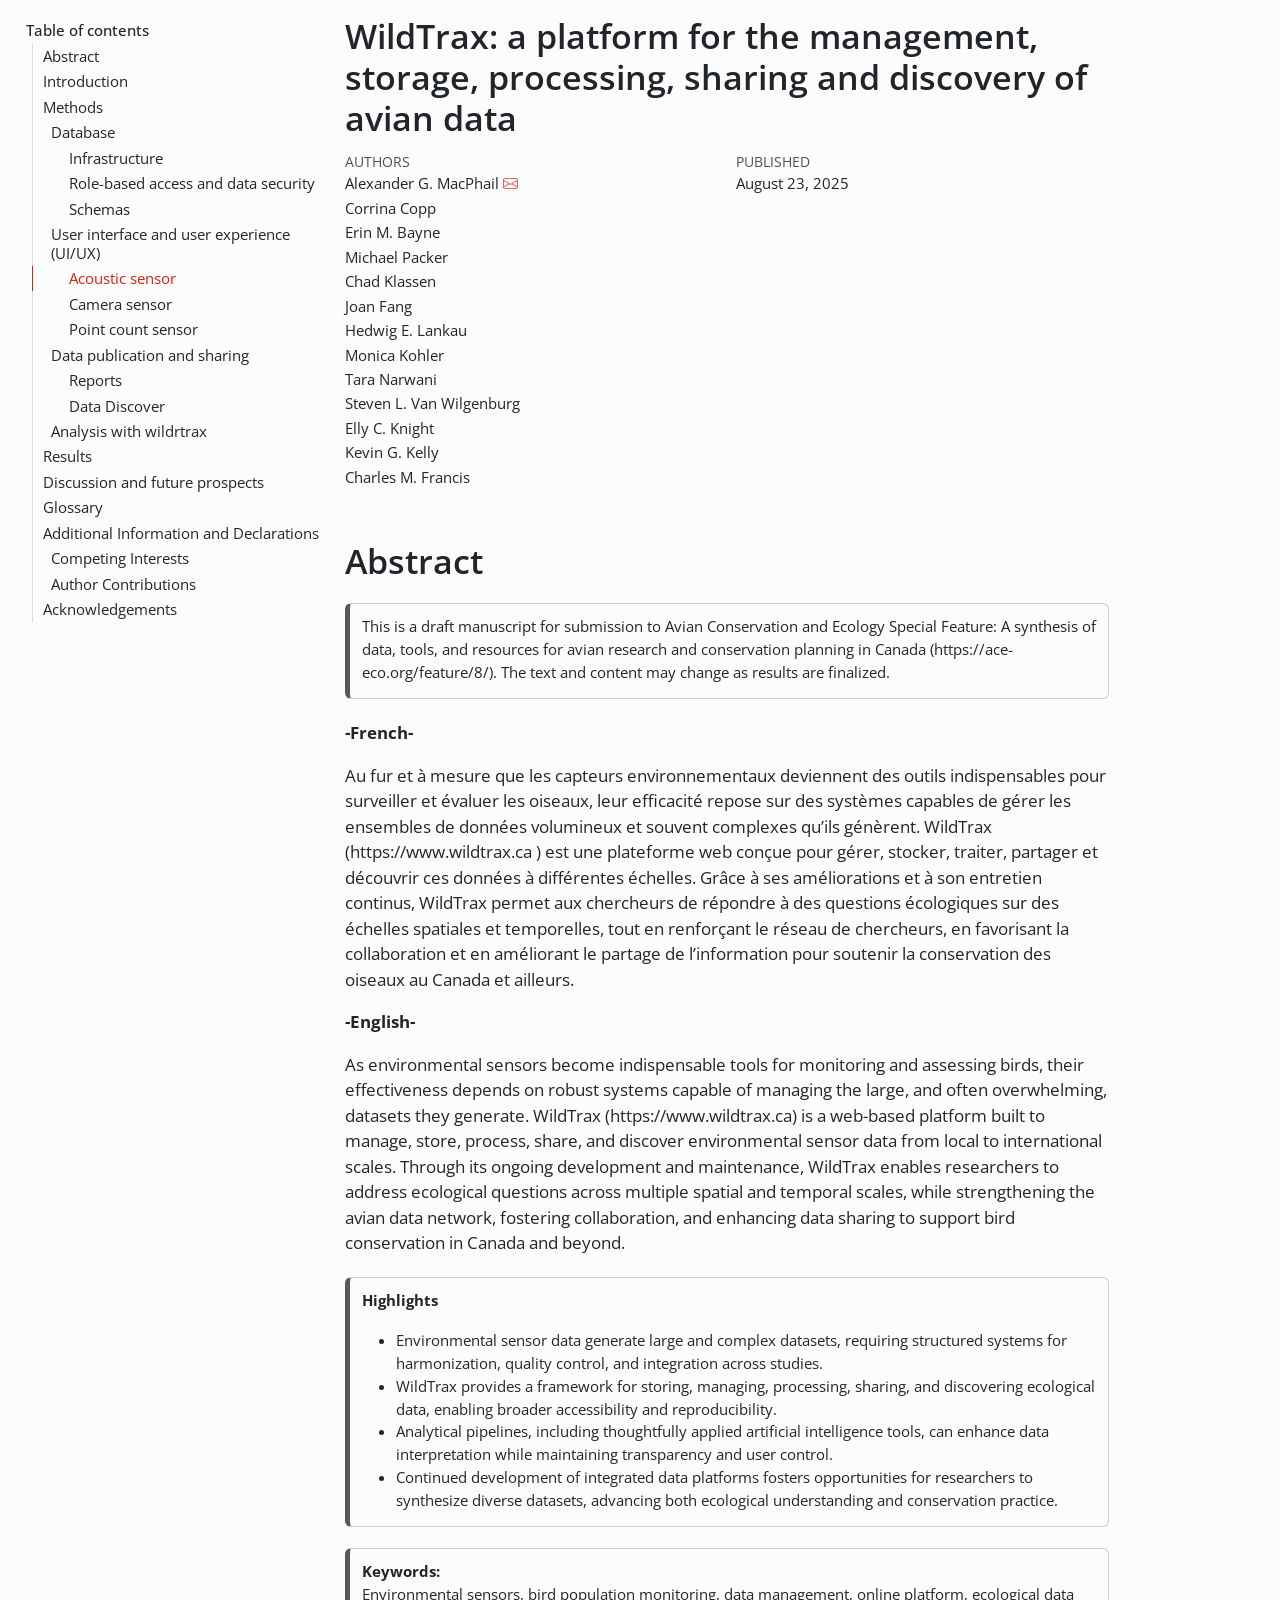
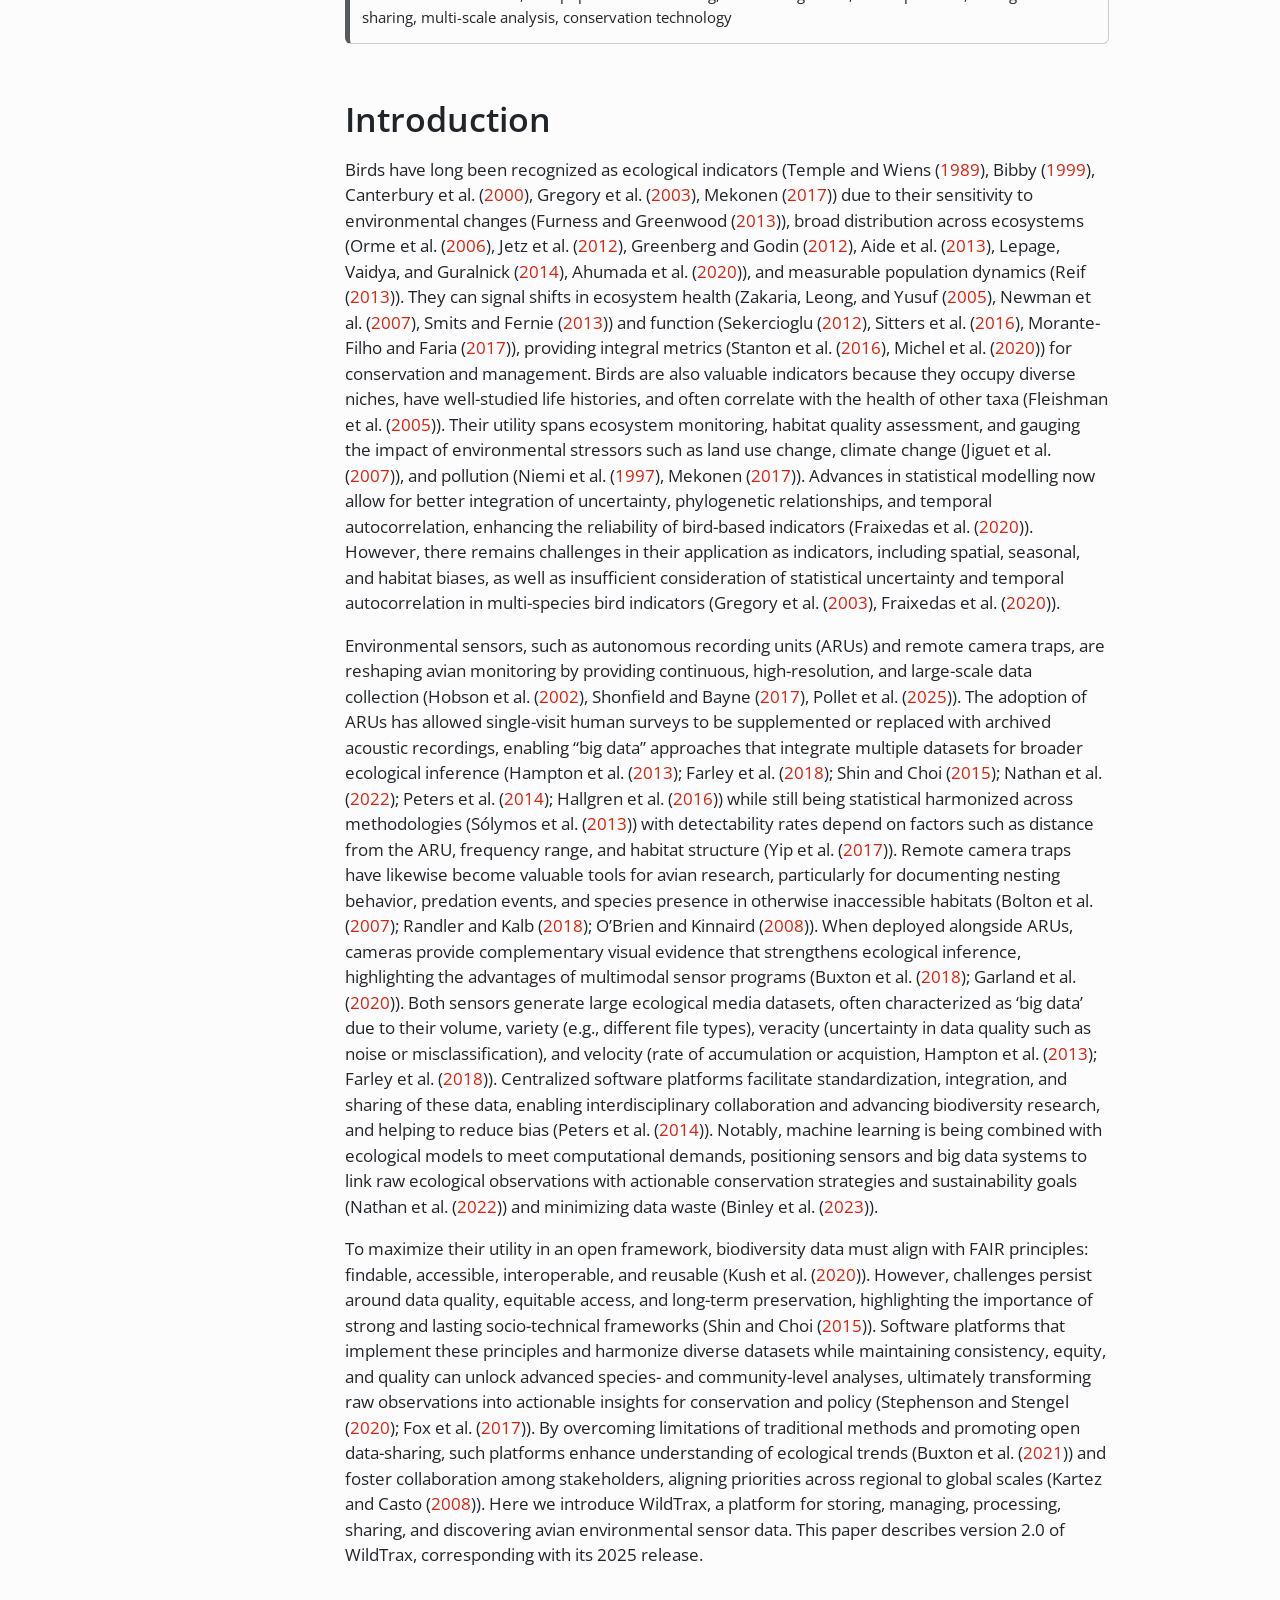
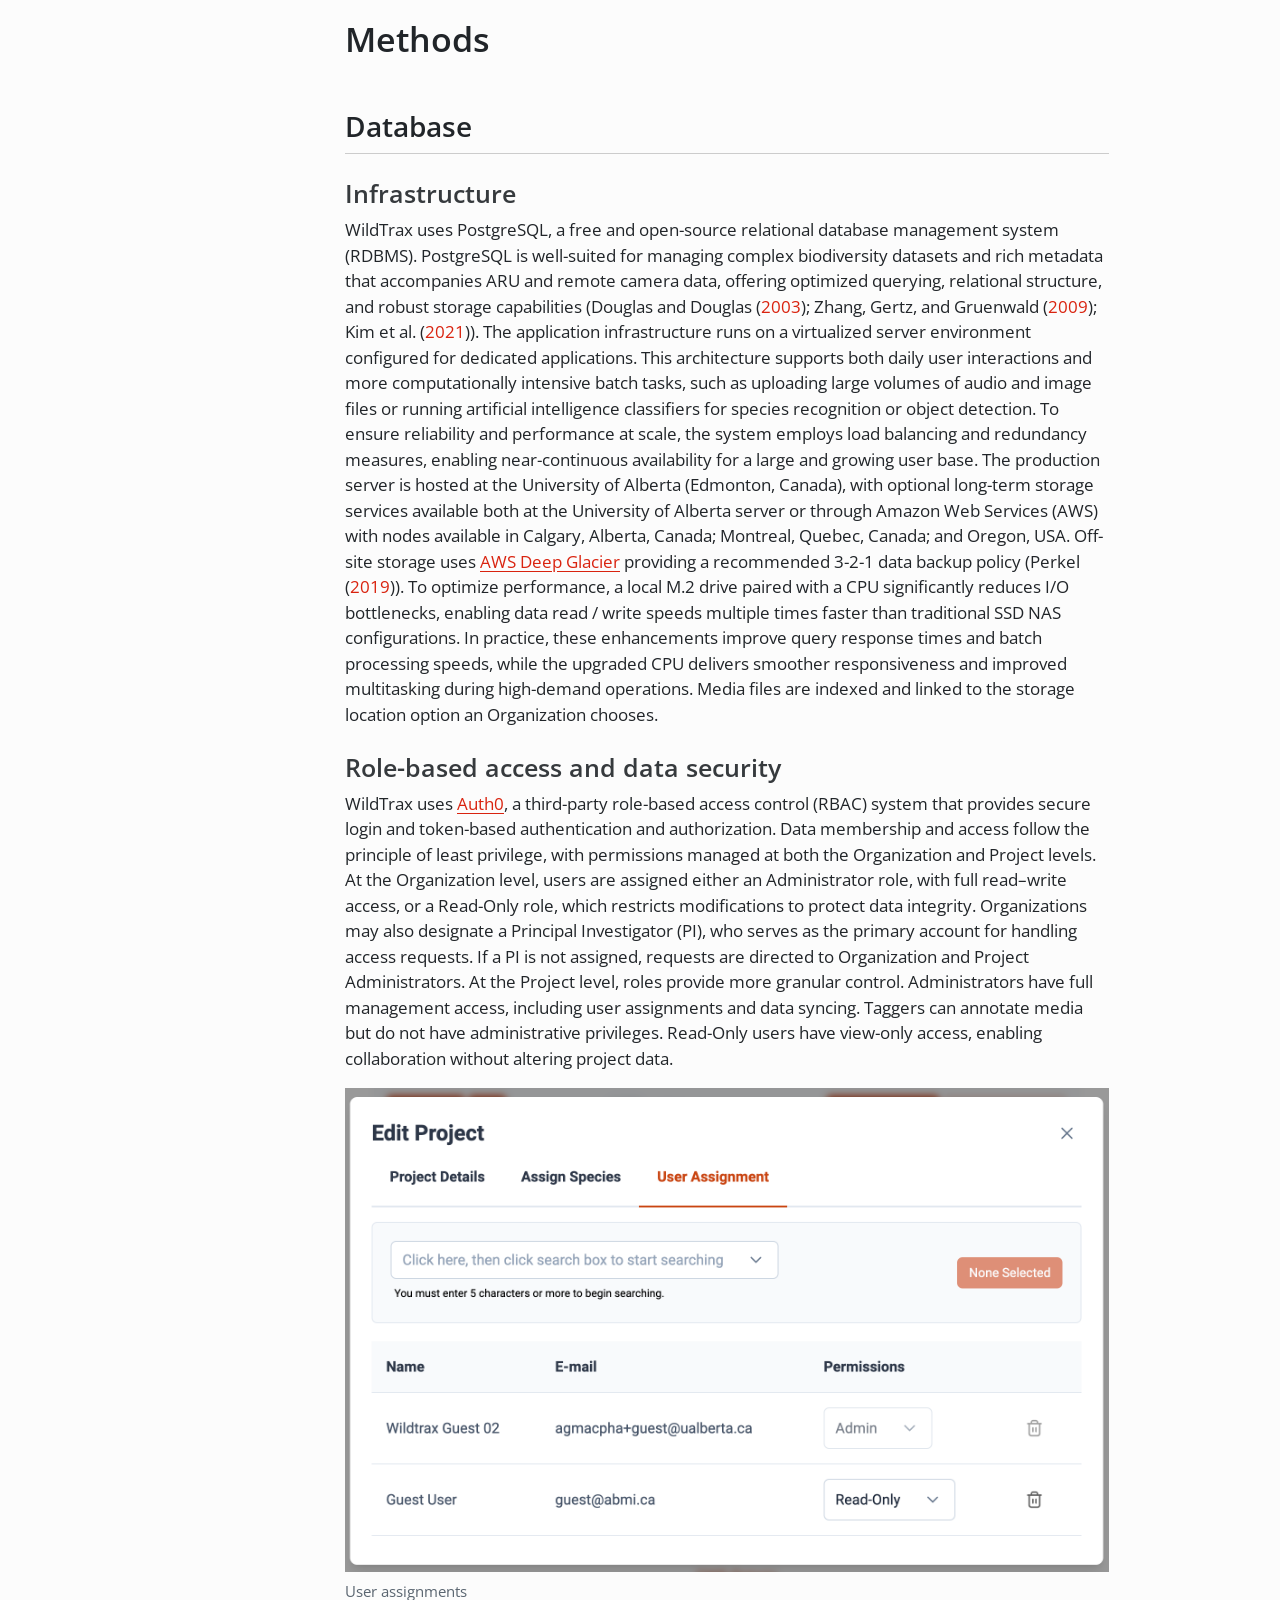
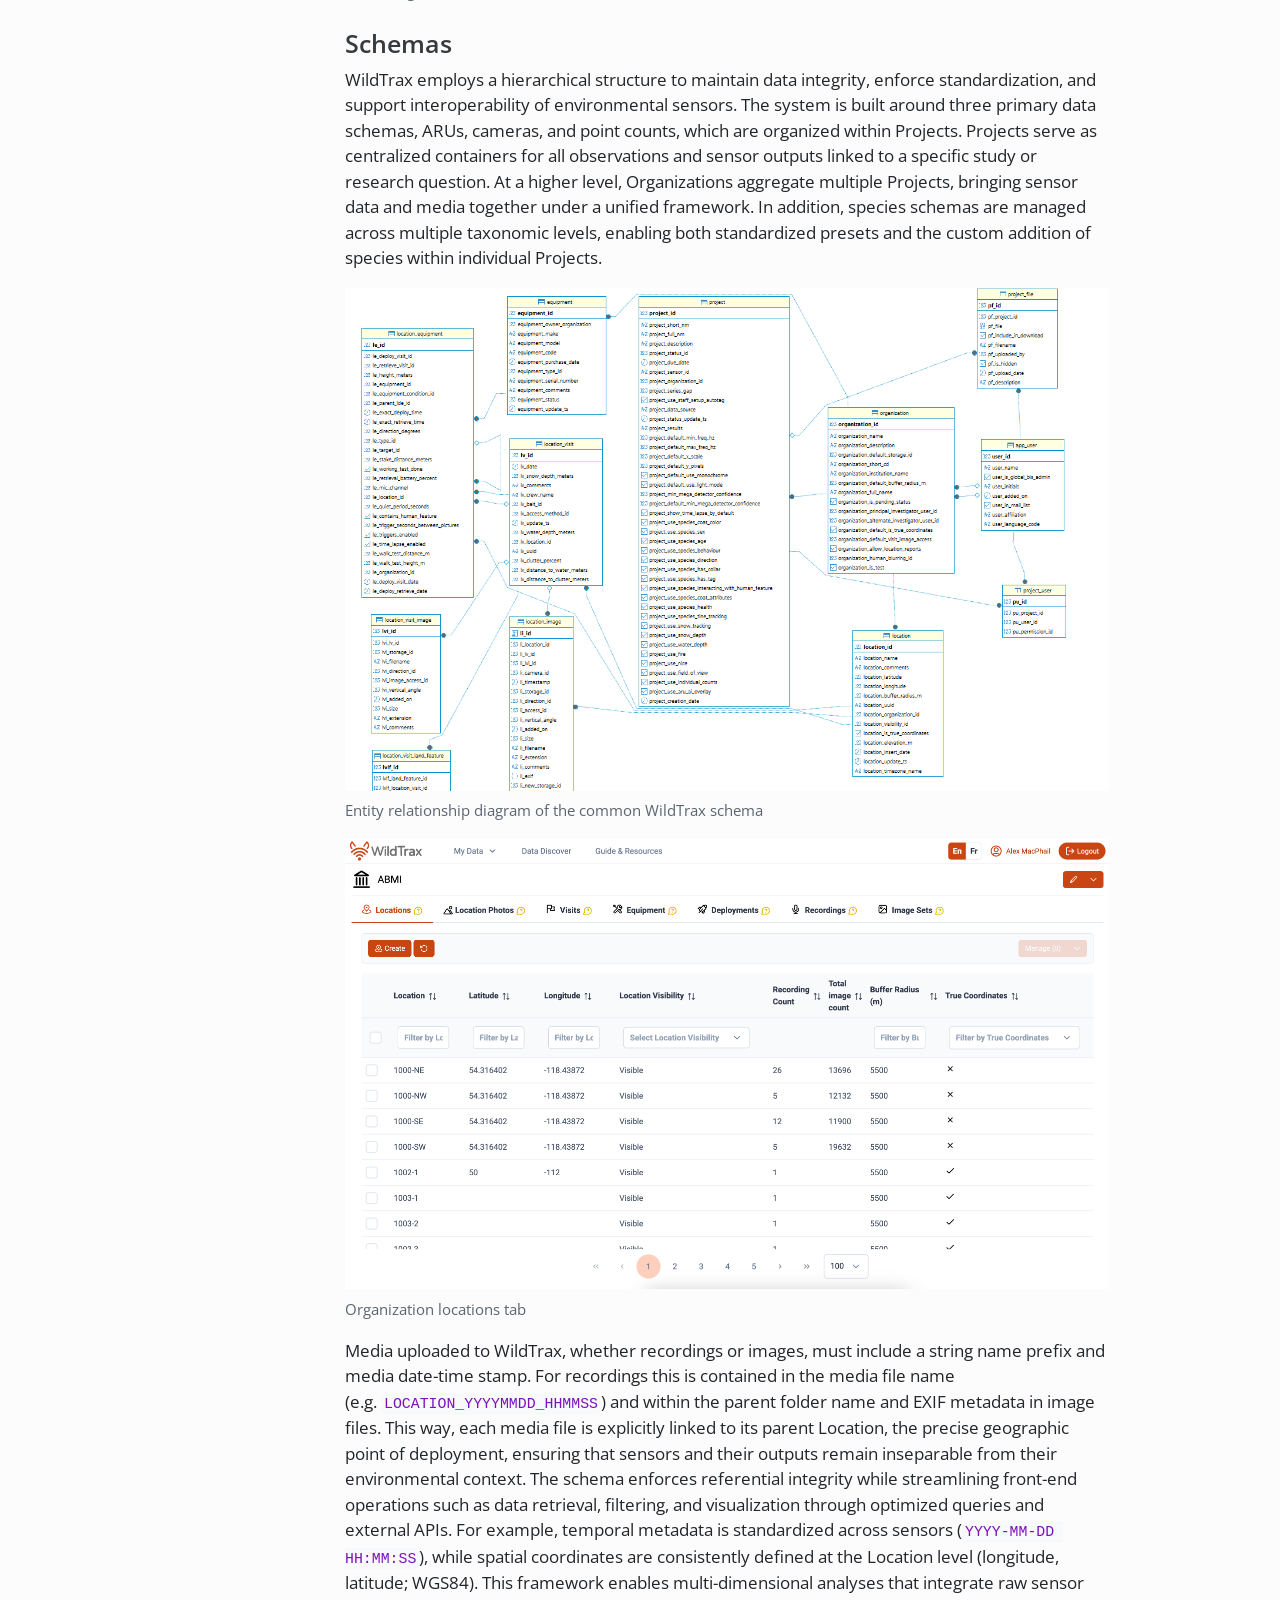
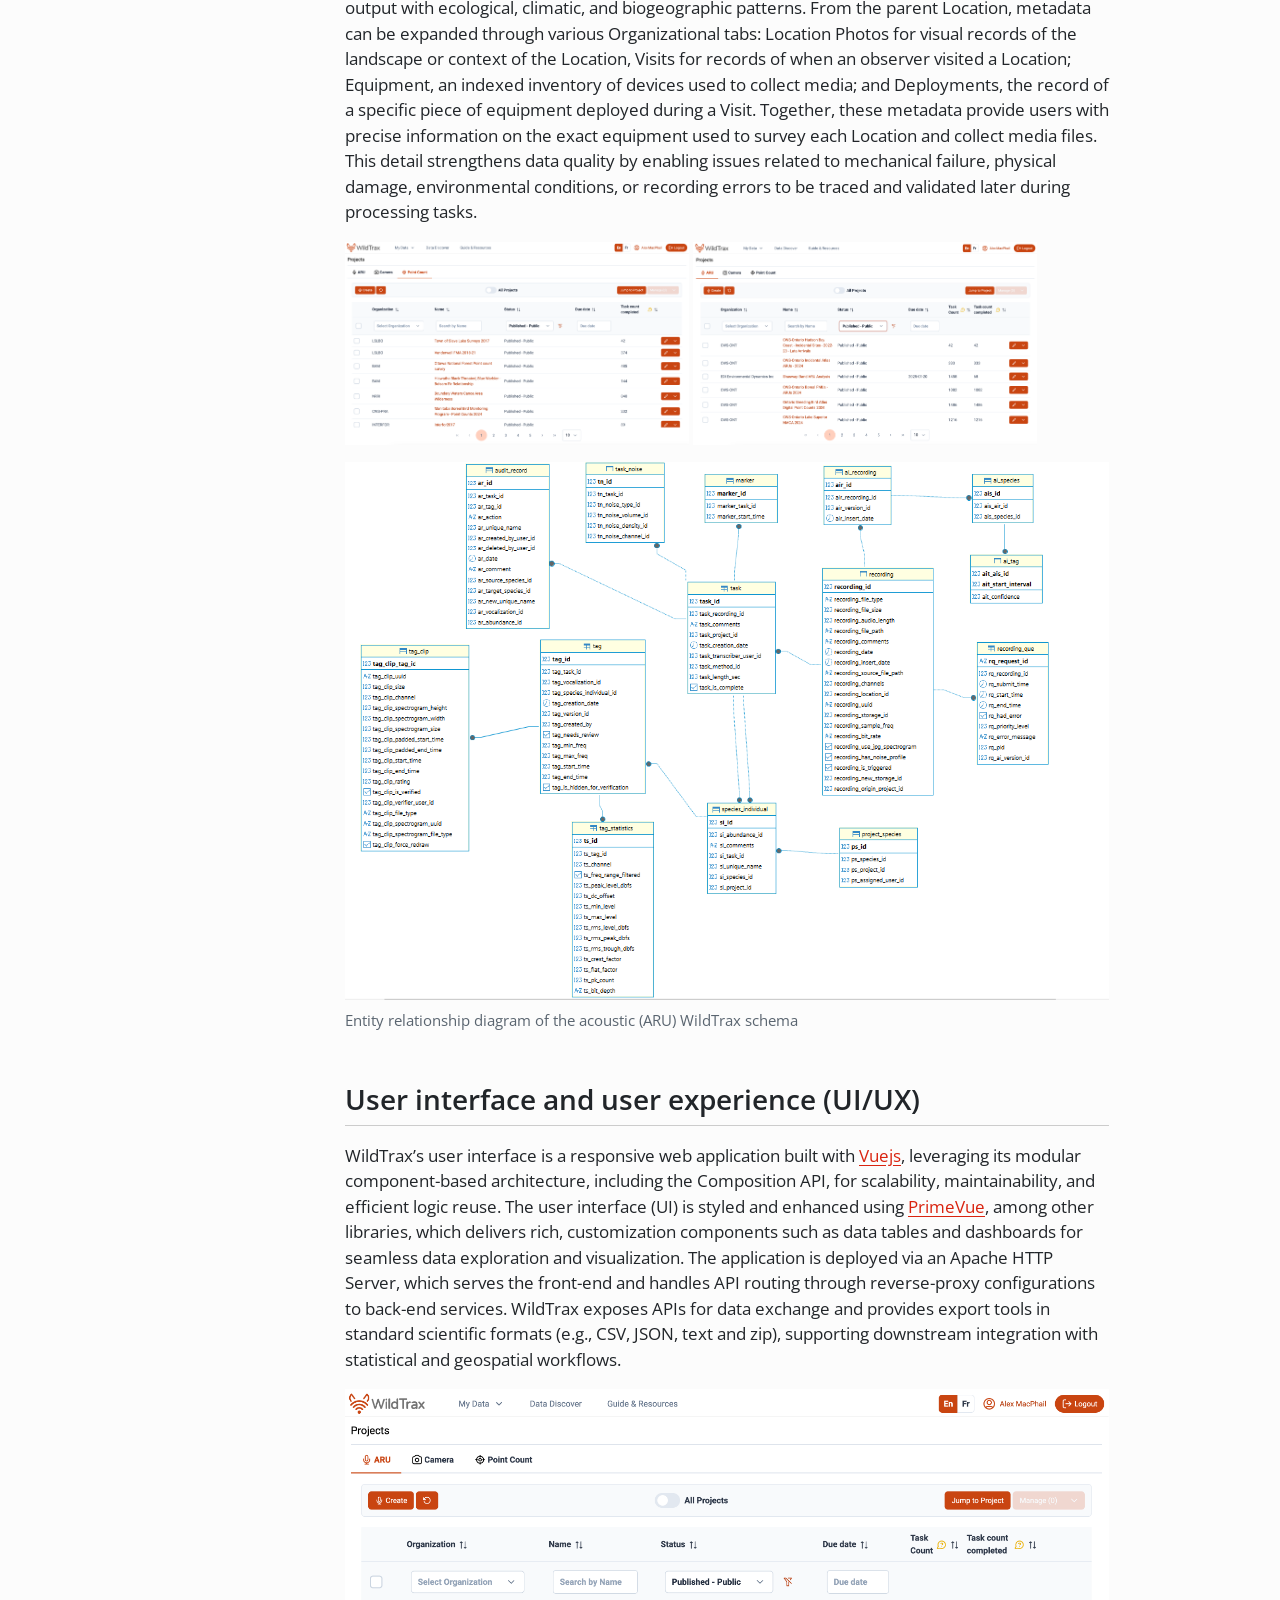
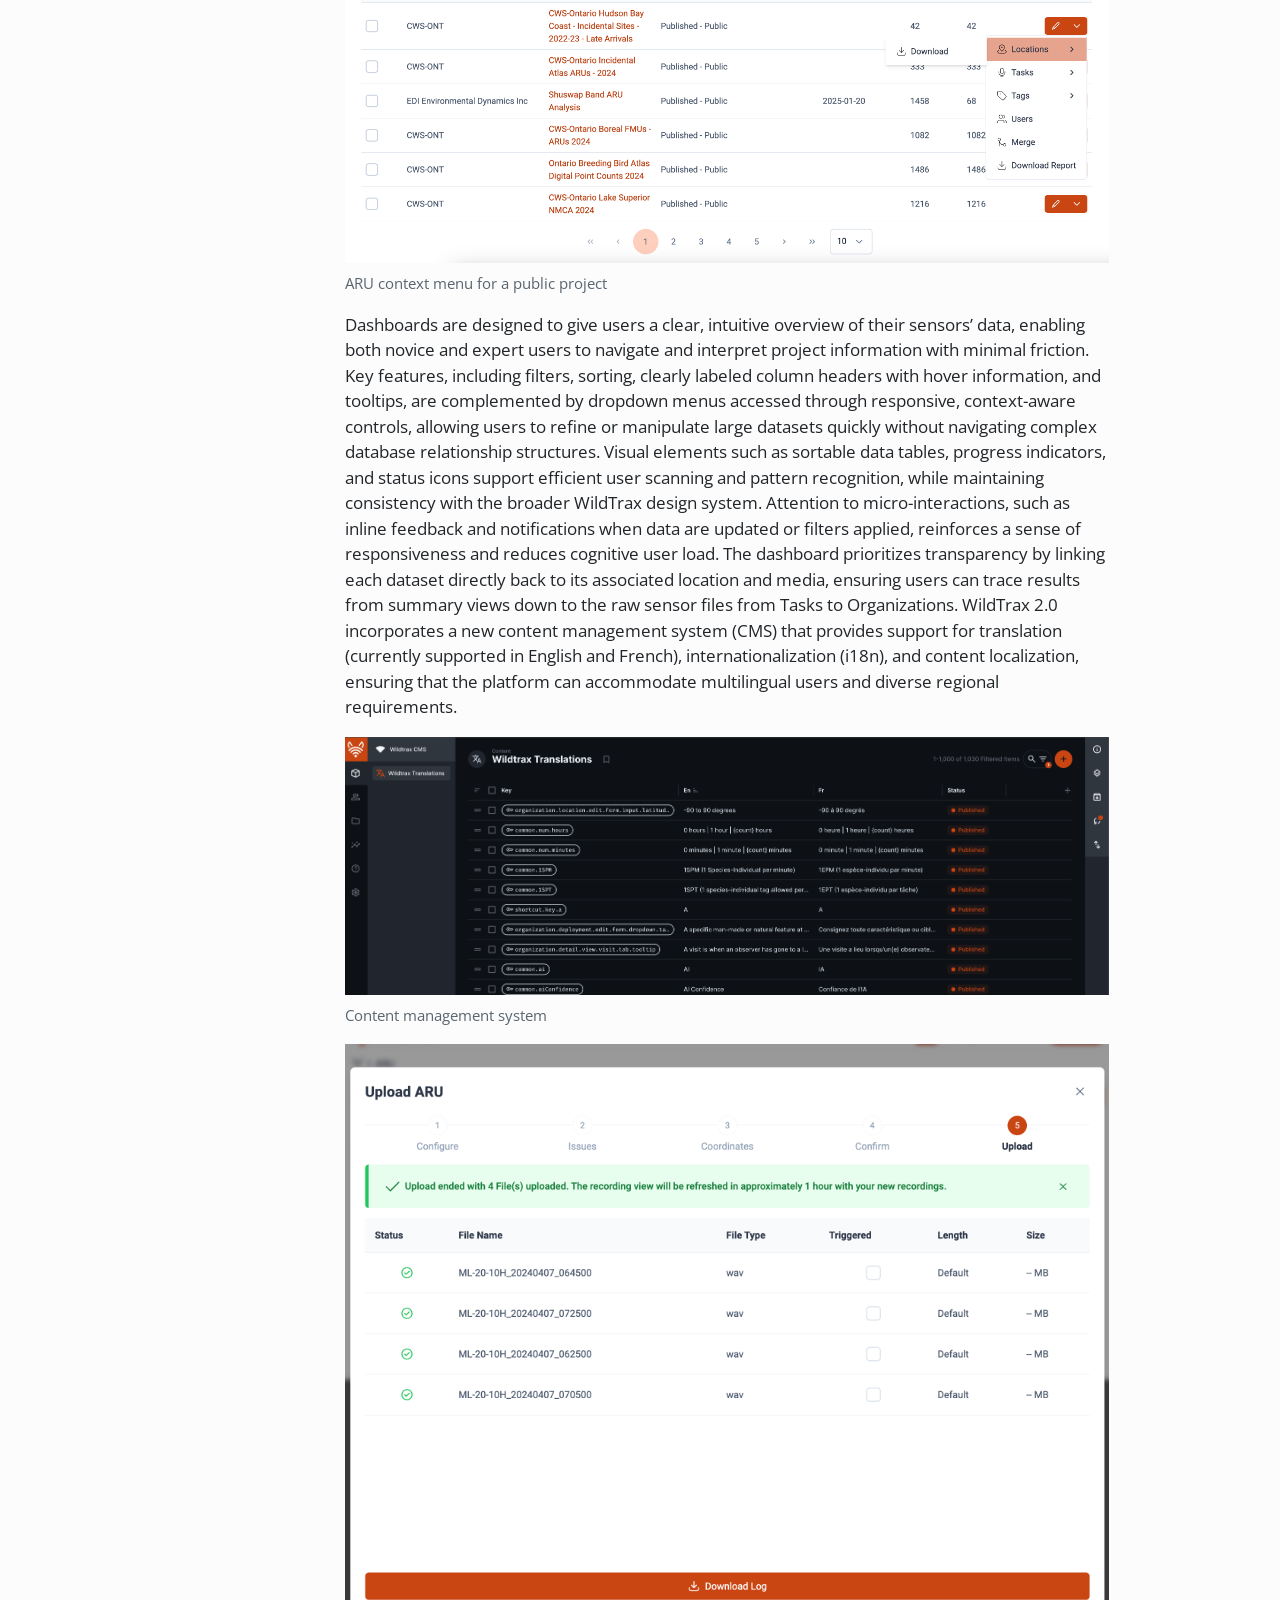
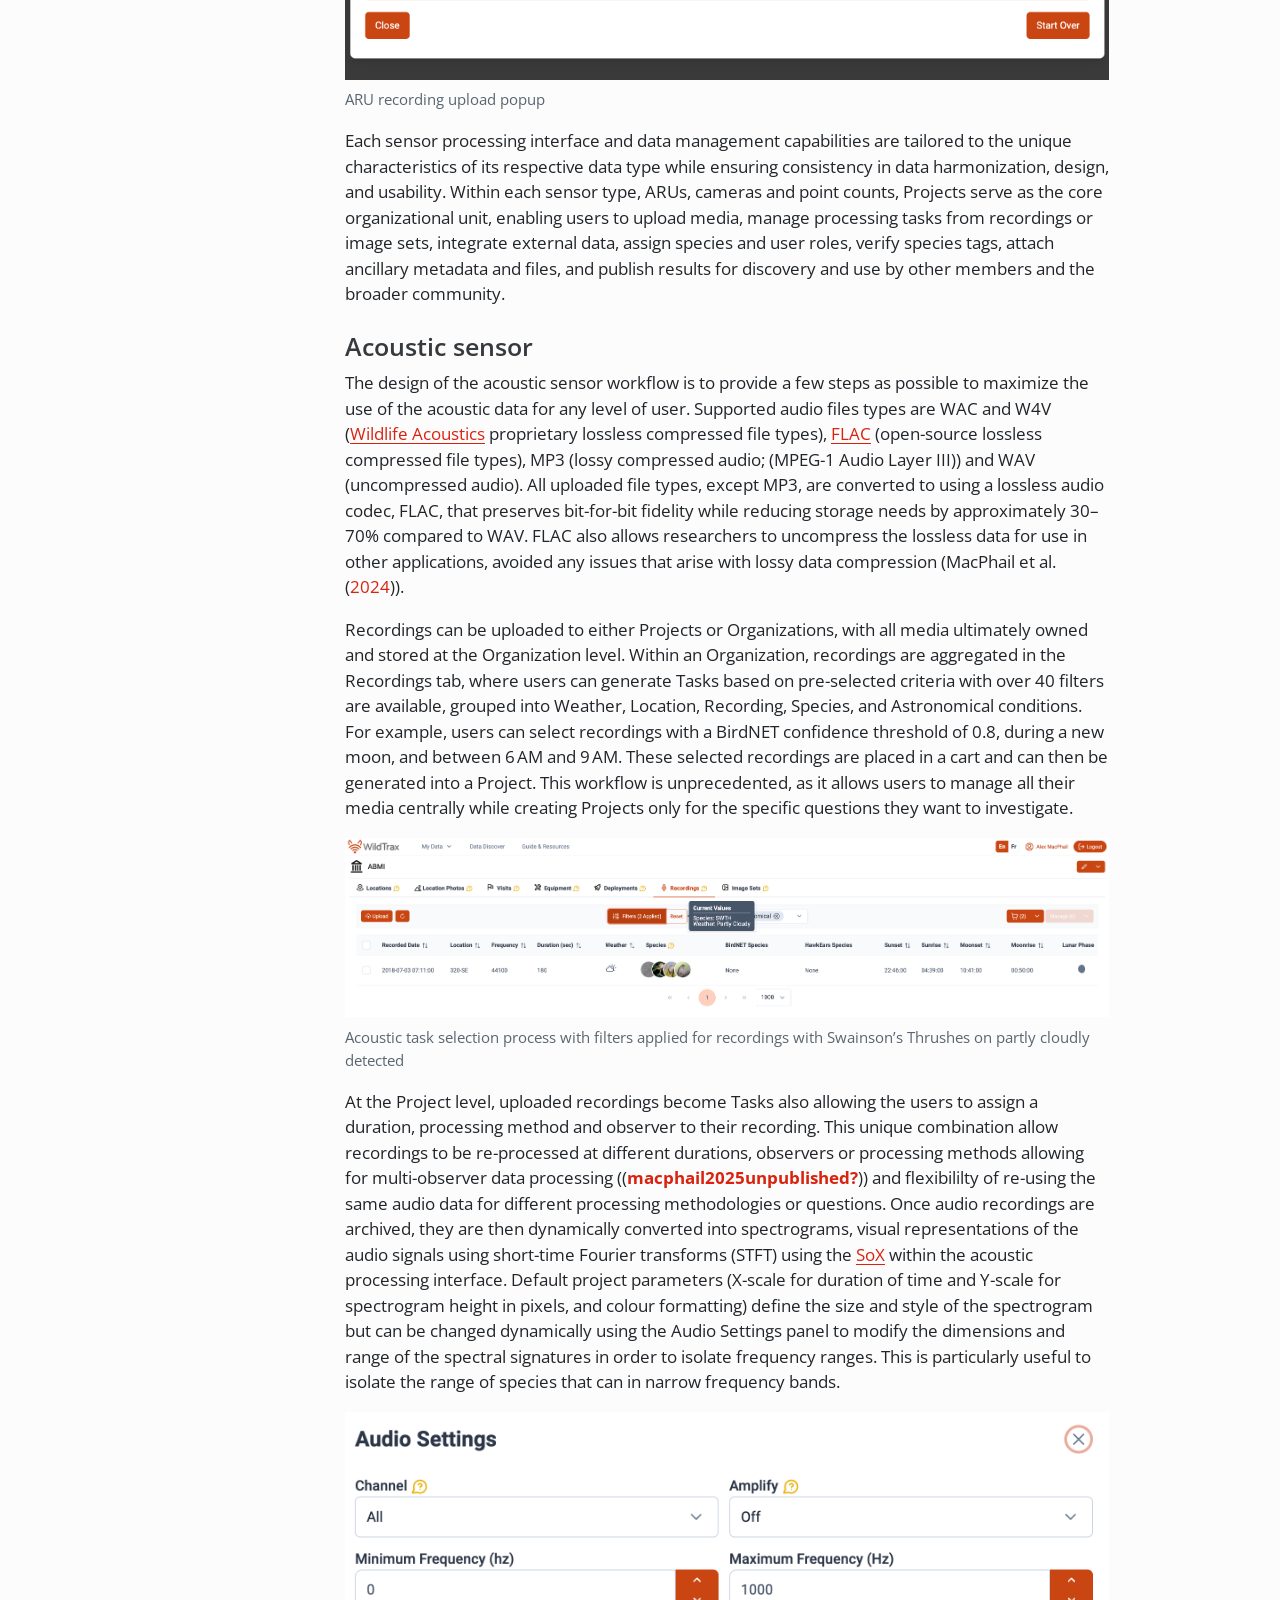
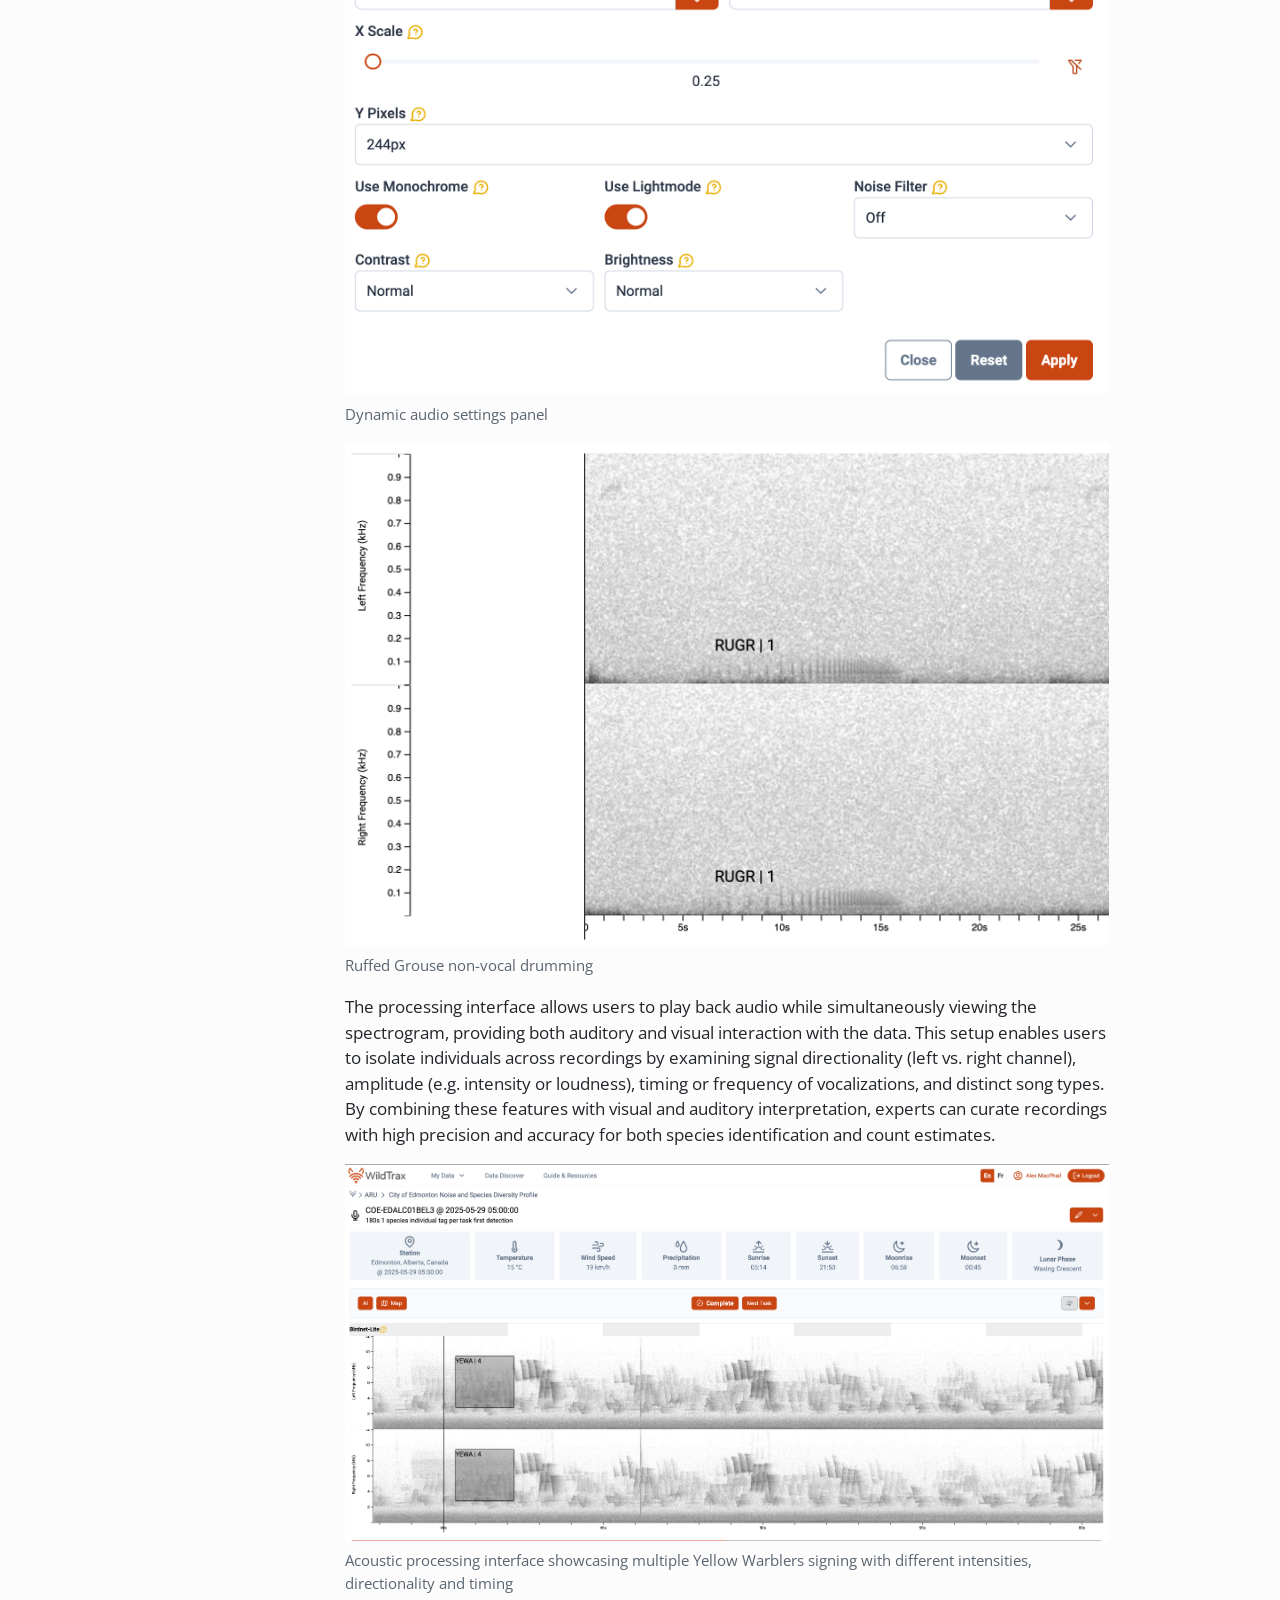
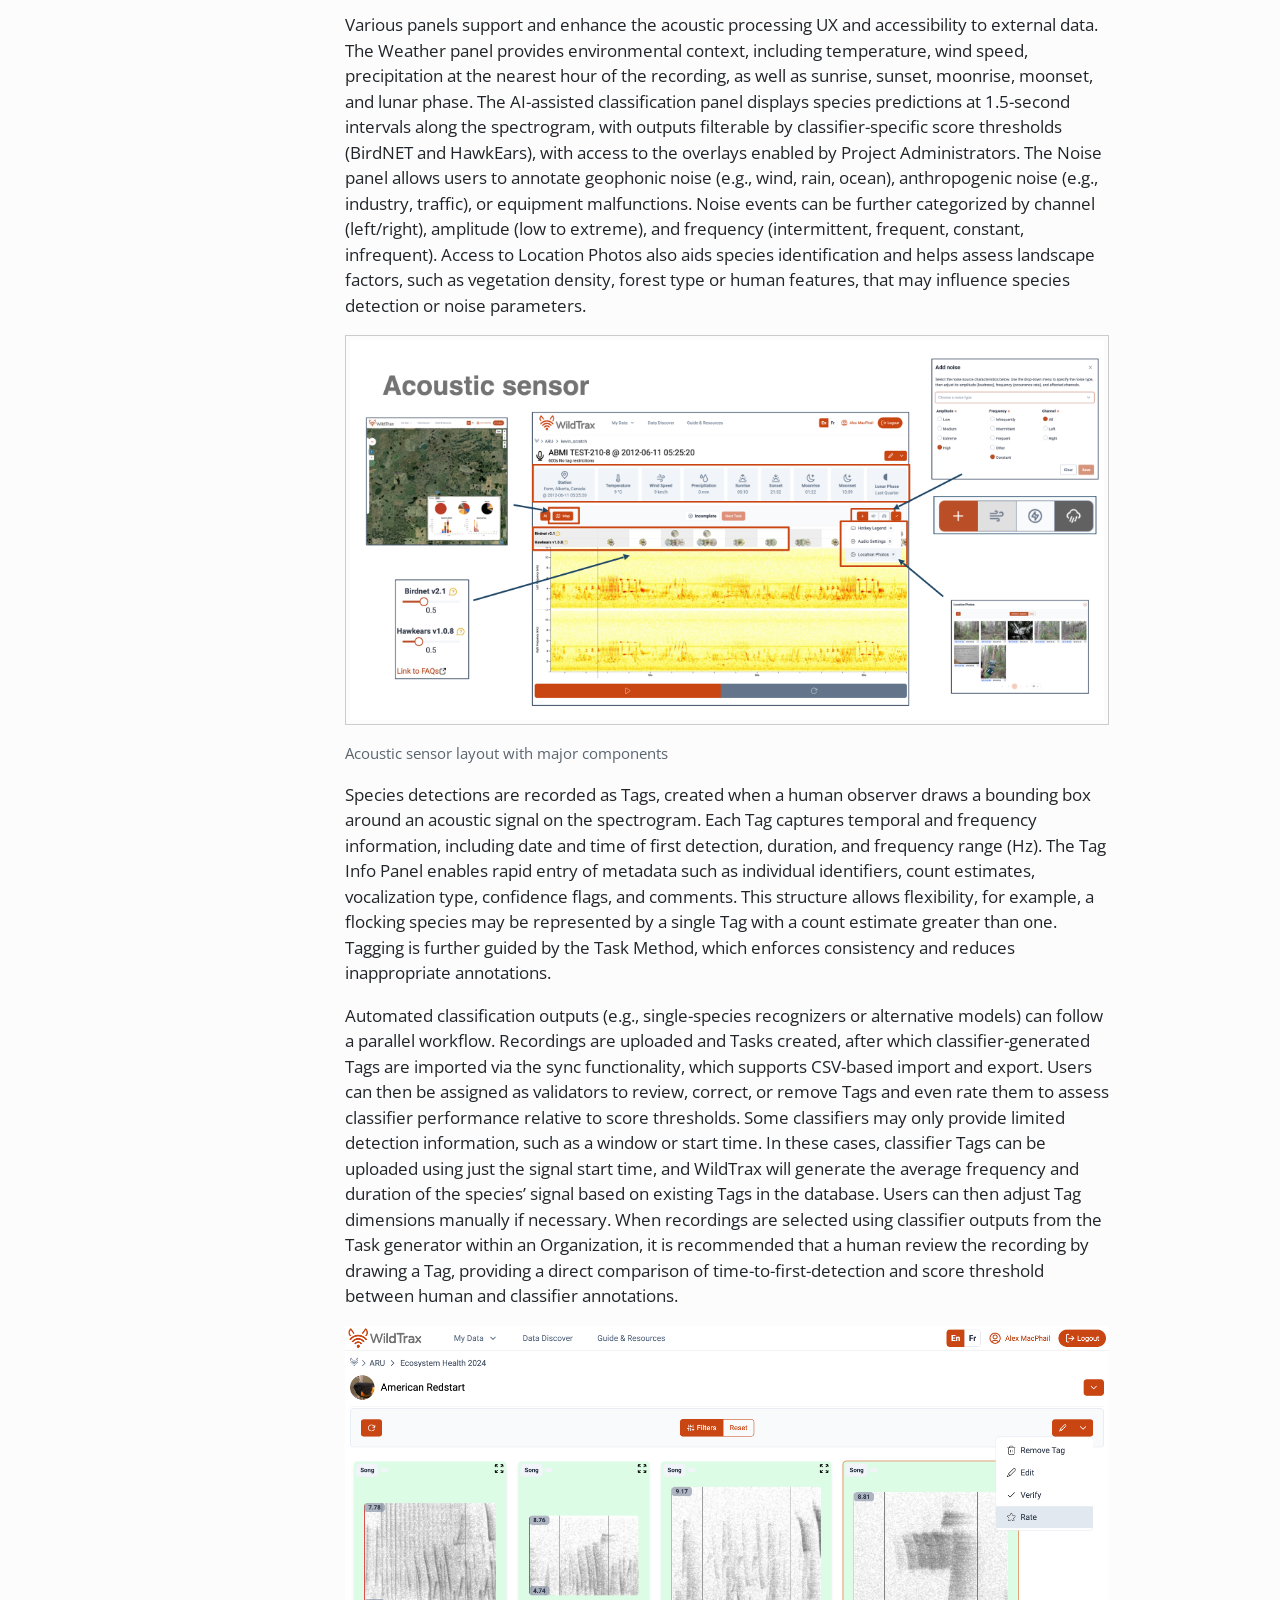
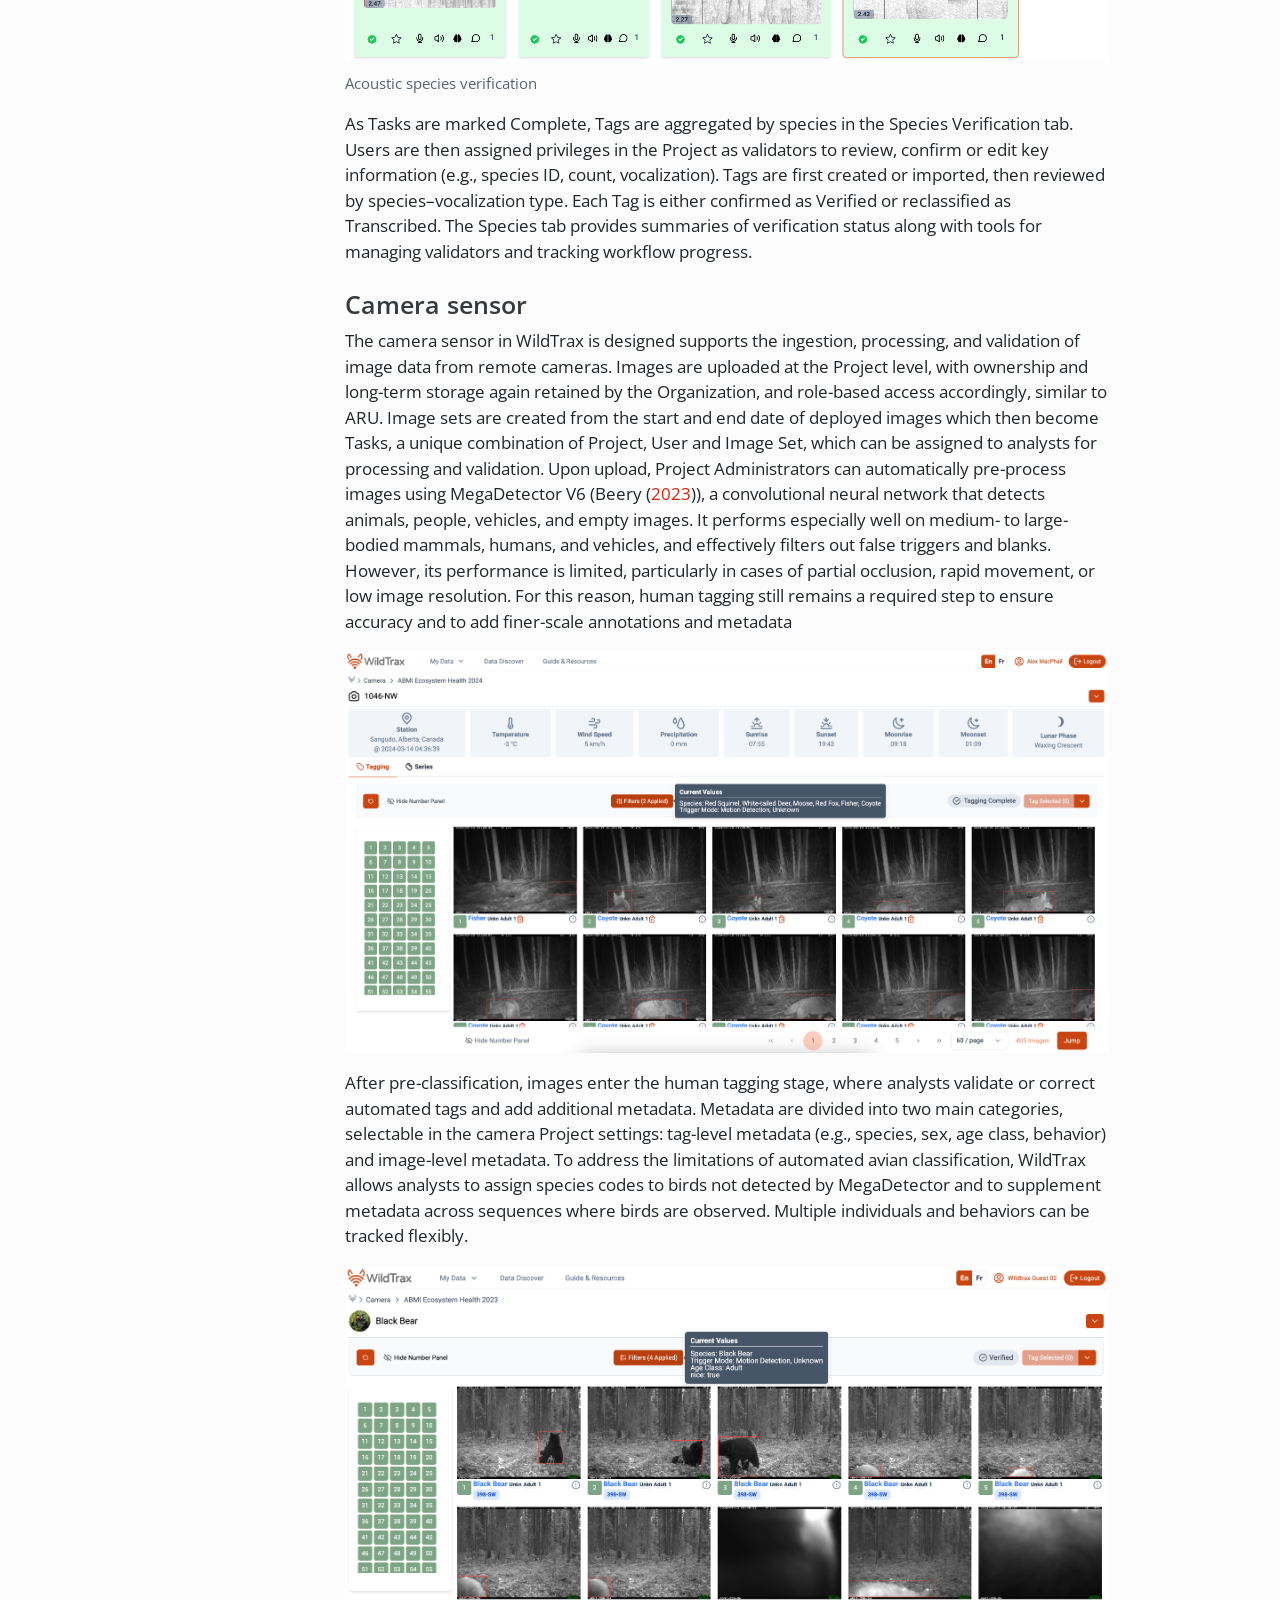
<file: index.html>
<!DOCTYPE html>
<html xmlns="http://www.w3.org/1999/xhtml" lang="en" xml:lang="en"><head>

<meta charset="utf-8">
<meta name="generator" content="quarto-1.5.57">

<meta name="viewport" content="width=device-width, initial-scale=1.0, user-scalable=yes">

<meta name="dcterms.date" content="2025-08-23">

<title>WildTrax: a platform for the management, storage, processing, sharing and discovery of avian data</title>
<style>
code{white-space: pre-wrap;}
span.smallcaps{font-variant: small-caps;}
div.columns{display: flex; gap: min(4vw, 1.5em);}
div.column{flex: auto; overflow-x: auto;}
div.hanging-indent{margin-left: 1.5em; text-indent: -1.5em;}
ul.task-list{list-style: none;}
ul.task-list li input[type="checkbox"] {
  width: 0.8em;
  margin: 0 0.8em 0.2em -1em; /* quarto-specific, see https://github.com/quarto-dev/quarto-cli/issues/4556 */ 
  vertical-align: middle;
}
/* CSS for syntax highlighting */
pre > code.sourceCode { white-space: pre; position: relative; }
pre > code.sourceCode > span { line-height: 1.25; }
pre > code.sourceCode > span:empty { height: 1.2em; }
.sourceCode { overflow: visible; }
code.sourceCode > span { color: inherit; text-decoration: inherit; }
div.sourceCode { margin: 1em 0; }
pre.sourceCode { margin: 0; }
@media screen {
div.sourceCode { overflow: auto; }
}
@media print {
pre > code.sourceCode { white-space: pre-wrap; }
pre > code.sourceCode > span { display: inline-block; text-indent: -5em; padding-left: 5em; }
}
pre.numberSource code
  { counter-reset: source-line 0; }
pre.numberSource code > span
  { position: relative; left: -4em; counter-increment: source-line; }
pre.numberSource code > span > a:first-child::before
  { content: counter(source-line);
    position: relative; left: -1em; text-align: right; vertical-align: baseline;
    border: none; display: inline-block;
    -webkit-touch-callout: none; -webkit-user-select: none;
    -khtml-user-select: none; -moz-user-select: none;
    -ms-user-select: none; user-select: none;
    padding: 0 4px; width: 4em;
  }
pre.numberSource { margin-left: 3em;  padding-left: 4px; }
div.sourceCode
  {   }
@media screen {
pre > code.sourceCode > span > a:first-child::before { text-decoration: underline; }
}
/* CSS for citations */
div.csl-bib-body { }
div.csl-entry {
  clear: both;
  margin-bottom: 0em;
}
.hanging-indent div.csl-entry {
  margin-left:2em;
  text-indent:-2em;
}
div.csl-left-margin {
  min-width:2em;
  float:left;
}
div.csl-right-inline {
  margin-left:2em;
  padding-left:1em;
}
div.csl-indent {
  margin-left: 2em;
}</style>


<script src="wildtrax-ace-eco_files/libs/clipboard/clipboard.min.js"></script>
<script src="wildtrax-ace-eco_files/libs/quarto-html/quarto.js"></script>
<script src="wildtrax-ace-eco_files/libs/quarto-html/popper.min.js"></script>
<script src="wildtrax-ace-eco_files/libs/quarto-html/tippy.umd.min.js"></script>
<script src="wildtrax-ace-eco_files/libs/quarto-html/anchor.min.js"></script>
<link href="wildtrax-ace-eco_files/libs/quarto-html/tippy.css" rel="stylesheet">
<link href="wildtrax-ace-eco_files/libs/quarto-html/quarto-syntax-highlighting.css" rel="stylesheet" id="quarto-text-highlighting-styles">
<script src="wildtrax-ace-eco_files/libs/bootstrap/bootstrap.min.js"></script>
<link href="wildtrax-ace-eco_files/libs/bootstrap/bootstrap-icons.css" rel="stylesheet">
<link href="wildtrax-ace-eco_files/libs/bootstrap/bootstrap.min.css" rel="stylesheet" id="quarto-bootstrap" data-mode="light">
<script src="wildtrax-ace-eco_files/libs/quarto-contrib/glightbox/glightbox.min.js"></script>
<link href="wildtrax-ace-eco_files/libs/quarto-contrib/glightbox/glightbox.min.css" rel="stylesheet">
<link href="wildtrax-ace-eco_files/libs/quarto-contrib/glightbox/lightbox.css" rel="stylesheet">
<link href="wildtrax-ace-eco_files/libs/htmltools-fill-0.5.8.1/fill.css" rel="stylesheet">
<script src="wildtrax-ace-eco_files/libs/htmlwidgets-1.6.4/htmlwidgets.js"></script>
<link href="wildtrax-ace-eco_files/libs/datatables-css-0.0.0/datatables-crosstalk.css" rel="stylesheet">
<script src="wildtrax-ace-eco_files/libs/datatables-binding-0.33/datatables.js"></script>
<script src="wildtrax-ace-eco_files/libs/jquery-3.6.0/jquery-3.6.0.min.js"></script>
<link href="wildtrax-ace-eco_files/libs/dt-core-1.13.6/css/jquery.dataTables.min.css" rel="stylesheet">
<link href="wildtrax-ace-eco_files/libs/dt-core-1.13.6/css/jquery.dataTables.extra.css" rel="stylesheet">
<script src="wildtrax-ace-eco_files/libs/dt-core-1.13.6/js/jquery.dataTables.min.js"></script>
<link href="wildtrax-ace-eco_files/libs/crosstalk-1.2.1/css/crosstalk.min.css" rel="stylesheet">
<script src="wildtrax-ace-eco_files/libs/crosstalk-1.2.1/js/crosstalk.min.js"></script>


</head>

<body>

<div id="quarto-content" class="page-columns page-rows-contents page-layout-article toc-left">
<div id="quarto-sidebar-toc-left" class="sidebar toc-left">
  <nav id="TOC" role="doc-toc" class="toc-active" data-toc-expanded="99">
    <h2 id="toc-title">Table of contents</h2>
   
  <ul>
  <li><a href="#abstract" id="toc-abstract" class="nav-link active" data-scroll-target="#abstract">Abstract</a></li>
  <li><a href="#introduction" id="toc-introduction" class="nav-link" data-scroll-target="#introduction">Introduction</a></li>
  <li><a href="#methods" id="toc-methods" class="nav-link" data-scroll-target="#methods">Methods</a>
  <ul class="collapse">
  <li><a href="#database" id="toc-database" class="nav-link" data-scroll-target="#database">Database</a>
  <ul class="collapse">
  <li><a href="#infrastructure" id="toc-infrastructure" class="nav-link" data-scroll-target="#infrastructure">Infrastructure</a></li>
  <li><a href="#role-based-access-and-data-security" id="toc-role-based-access-and-data-security" class="nav-link" data-scroll-target="#role-based-access-and-data-security">Role-based access and data security</a></li>
  <li><a href="#schemas" id="toc-schemas" class="nav-link" data-scroll-target="#schemas">Schemas</a></li>
  </ul></li>
  <li><a href="#user-interface-and-user-experience-uiux" id="toc-user-interface-and-user-experience-uiux" class="nav-link" data-scroll-target="#user-interface-and-user-experience-uiux">User interface and user experience (UI/UX)</a>
  <ul class="collapse">
  <li><a href="#acoustic-sensor" id="toc-acoustic-sensor" class="nav-link" data-scroll-target="#acoustic-sensor">Acoustic sensor</a></li>
  <li><a href="#camera-sensor" id="toc-camera-sensor" class="nav-link" data-scroll-target="#camera-sensor">Camera sensor</a></li>
  <li><a href="#point-count-sensor" id="toc-point-count-sensor" class="nav-link" data-scroll-target="#point-count-sensor">Point count sensor</a></li>
  </ul></li>
  <li><a href="#data-publication-and-sharing" id="toc-data-publication-and-sharing" class="nav-link" data-scroll-target="#data-publication-and-sharing">Data publication and sharing</a>
  <ul class="collapse">
  <li><a href="#reports" id="toc-reports" class="nav-link" data-scroll-target="#reports">Reports</a></li>
  <li><a href="#data-discover" id="toc-data-discover" class="nav-link" data-scroll-target="#data-discover">Data Discover</a></li>
  </ul></li>
  <li><a href="#analysis-with-wildrtrax" id="toc-analysis-with-wildrtrax" class="nav-link" data-scroll-target="#analysis-with-wildrtrax">Analysis with wildrtrax</a></li>
  </ul></li>
  <li><a href="#results" id="toc-results" class="nav-link" data-scroll-target="#results">Results</a></li>
  <li><a href="#discussion-and-future-prospects" id="toc-discussion-and-future-prospects" class="nav-link" data-scroll-target="#discussion-and-future-prospects">Discussion and future prospects</a></li>
  <li><a href="#glossary" id="toc-glossary" class="nav-link" data-scroll-target="#glossary">Glossary</a></li>
  <li><a href="#additional-information-and-declarations" id="toc-additional-information-and-declarations" class="nav-link" data-scroll-target="#additional-information-and-declarations">Additional Information and Declarations</a>
  <ul class="collapse">
  <li><a href="#competing-interests" id="toc-competing-interests" class="nav-link" data-scroll-target="#competing-interests">Competing Interests</a></li>
  <li><a href="#author-contributions" id="toc-author-contributions" class="nav-link" data-scroll-target="#author-contributions">Author Contributions</a></li>
  </ul></li>
  <li><a href="#acknowledgements" id="toc-acknowledgements" class="nav-link" data-scroll-target="#acknowledgements">Acknowledgements</a></li>
  </ul>
</nav>
</div>
<div id="quarto-margin-sidebar" class="sidebar margin-sidebar zindex-bottom">
</div>
<main class="content page-columns page-full" id="quarto-document-content">

<header id="title-block-header" class="quarto-title-block default">
<div class="quarto-title">
<h1 class="title">WildTrax: a platform for the management, storage, processing, sharing and discovery of avian data</h1>
</div>



<div class="quarto-title-meta">

    <div>
    <div class="quarto-title-meta-heading">Authors</div>
    <div class="quarto-title-meta-contents">
             <p>Alexander G. MacPhail <a href="mailto:alex.macphail@ualberta.ca" class="quarto-title-author-email"><i class="bi bi-envelope"></i></a> </p>
             <p>Corrina Copp </p>
             <p>Erin M. Bayne </p>
             <p>Michael Packer </p>
             <p>Chad Klassen </p>
             <p>Joan Fang </p>
             <p>Hedwig E. Lankau </p>
             <p>Monica Kohler </p>
             <p>Tara Narwani </p>
             <p>Steven L. Van Wilgenburg </p>
             <p>Elly C. Knight </p>
             <p>Kevin G. Kelly </p>
             <p>Charles M. Francis </p>
          </div>
  </div>
    
    <div>
    <div class="quarto-title-meta-heading">Published</div>
    <div class="quarto-title-meta-contents">
      <p class="date">August 23, 2025</p>
    </div>
  </div>
  
    
  </div>
  


</header>


<section id="abstract" class="level1">
<h1>Abstract</h1>
<div class="callout callout-style-simple callout-none no-icon">
<div class="callout-body d-flex">
<div class="callout-icon-container">
<i class="callout-icon no-icon"></i>
</div>
<div class="callout-body-container">
<p>This is a draft manuscript for submission to Avian Conservation and Ecology Special Feature: A synthesis of data, tools, and resources for avian research and conservation planning in Canada (https://ace-eco.org/feature/8/). The text and content may change as results are finalized.</p>
</div>
</div>
</div>
<p><strong>-French-</strong></p>
<p>Au fur et à mesure que les capteurs environnementaux deviennent des outils indispensables pour surveiller et évaluer les oiseaux, leur efficacité repose sur des systèmes capables de gérer les ensembles de données volumineux et souvent complexes qu’ils génèrent. WildTrax (https://www.wildtrax.ca ) est une plateforme web conçue pour gérer, stocker, traiter, partager et découvrir ces données à différentes échelles. Grâce à ses améliorations et à son entretien continus, WildTrax permet aux chercheurs de répondre à des questions écologiques sur des échelles spatiales et temporelles, tout en renforçant le réseau de chercheurs, en favorisant la collaboration et en améliorant le partage de l’information pour soutenir la conservation des oiseaux au Canada et ailleurs.</p>
<p><strong>-English-</strong></p>
<p>As environmental sensors become indispensable tools for monitoring and assessing birds, their effectiveness depends on robust systems capable of managing the large, and often overwhelming, datasets they generate. WildTrax (https://www.wildtrax.ca) is a web-based platform built to manage, store, process, share, and discover environmental sensor data from local to international scales. Through its ongoing development and maintenance, WildTrax enables researchers to address ecological questions across multiple spatial and temporal scales, while strengthening the avian data network, fostering collaboration, and enhancing data sharing to support bird conservation in Canada and beyond.</p>
<div class="callout callout-style-simple callout-none no-icon">
<div class="callout-body d-flex">
<div class="callout-icon-container">
<i class="callout-icon no-icon"></i>
</div>
<div class="callout-body-container">
<p><strong>Highlights</strong></p>
<ul>
<li>Environmental sensor data generate large and complex datasets, requiring structured systems for harmonization, quality control, and integration across studies.</li>
<li>WildTrax provides a framework for storing, managing, processing, sharing, and discovering ecological data, enabling broader accessibility and reproducibility.</li>
<li>Analytical pipelines, including thoughtfully applied artificial intelligence tools, can enhance data interpretation while maintaining transparency and user control.</li>
<li>Continued development of integrated data platforms fosters opportunities for researchers to synthesize diverse datasets, advancing both ecological understanding and conservation practice.</li>
</ul>
</div>
</div>
</div>
<div class="callout callout-style-simple callout-none no-icon">
<div class="callout-body d-flex">
<div class="callout-icon-container">
<i class="callout-icon no-icon"></i>
</div>
<div class="callout-body-container">
<p><strong>Keywords:</strong><br>
Environmental sensors, bird population monitoring, data management, online platform, ecological data sharing, multi-scale analysis, conservation technology</p>
</div>
</div>
</div>
</section>
<section id="introduction" class="level1">
<h1>Introduction</h1>
<p>Birds have long been recognized as ecological indicators (<span class="citation" data-cites="temple1989bird">Temple and Wiens (<a href="#ref-temple1989bird" role="doc-biblioref">1989</a>)</span>, <span class="citation" data-cites="bibby1999making">Bibby (<a href="#ref-bibby1999making" role="doc-biblioref">1999</a>)</span>, <span class="citation" data-cites="canterbury2000bird">Canterbury et al. (<a href="#ref-canterbury2000bird" role="doc-biblioref">2000</a>)</span>, <span class="citation" data-cites="gregory2003using">Gregory et al. (<a href="#ref-gregory2003using" role="doc-biblioref">2003</a>)</span>, <span class="citation" data-cites="mekonen2017birds">Mekonen (<a href="#ref-mekonen2017birds" role="doc-biblioref">2017</a>)</span>) due to their sensitivity to environmental changes (<span class="citation" data-cites="furness2013birds">Furness and Greenwood (<a href="#ref-furness2013birds" role="doc-biblioref">2013</a>)</span>), broad distribution across ecosystems (<span class="citation" data-cites="orme2006global">Orme et al. (<a href="#ref-orme2006global" role="doc-biblioref">2006</a>)</span>, <span class="citation" data-cites="jetz2012global">Jetz et al. (<a href="#ref-jetz2012global" role="doc-biblioref">2012</a>)</span>, <span class="citation" data-cites="greenberg2012timelapse">Greenberg and Godin (<a href="#ref-greenberg2012timelapse" role="doc-biblioref">2012</a>)</span>, <span class="citation" data-cites="aide2013real">Aide et al. (<a href="#ref-aide2013real" role="doc-biblioref">2013</a>)</span>, <span class="citation" data-cites="lepage2014avibase">Lepage, Vaidya, and Guralnick (<a href="#ref-lepage2014avibase" role="doc-biblioref">2014</a>)</span>, <span class="citation" data-cites="ahumada2020wildlife">Ahumada et al. (<a href="#ref-ahumada2020wildlife" role="doc-biblioref">2020</a>)</span>), and measurable population dynamics (<span class="citation" data-cites="reif2013long">Reif (<a href="#ref-reif2013long" role="doc-biblioref">2013</a>)</span>). They can signal shifts in ecosystem health (<span class="citation" data-cites="zakaria2005comparison">Zakaria, Leong, and Yusuf (<a href="#ref-zakaria2005comparison" role="doc-biblioref">2005</a>)</span>, <span class="citation" data-cites="newman2007aquatic">Newman et al. (<a href="#ref-newman2007aquatic" role="doc-biblioref">2007</a>)</span>, <span class="citation" data-cites="smits2013avian">Smits and Fernie (<a href="#ref-smits2013avian" role="doc-biblioref">2013</a>)</span>) and function (<span class="citation" data-cites="sekercioglu2012bird">Sekercioglu (<a href="#ref-sekercioglu2012bird" role="doc-biblioref">2012</a>)</span>, <span class="citation" data-cites="sitters2016bird">Sitters et al. (<a href="#ref-sitters2016bird" role="doc-biblioref">2016</a>)</span>, <span class="citation" data-cites="morante2017appraisal">Morante-Filho and Faria (<a href="#ref-morante2017appraisal" role="doc-biblioref">2017</a>)</span>), providing integral metrics (<span class="citation" data-cites="stanton2016flexible">Stanton et al. (<a href="#ref-stanton2016flexible" role="doc-biblioref">2016</a>)</span>, <span class="citation" data-cites="michel2020metrics">Michel et al. (<a href="#ref-michel2020metrics" role="doc-biblioref">2020</a>)</span>) for conservation and management. Birds are also valuable indicators because they occupy diverse niches, have well-studied life histories, and often correlate with the health of other taxa (<span class="citation" data-cites="fleishman2005using">Fleishman et al. (<a href="#ref-fleishman2005using" role="doc-biblioref">2005</a>)</span>). Their utility spans ecosystem monitoring, habitat quality assessment, and gauging the impact of environmental stressors such as land use change, climate change (<span class="citation" data-cites="jiguet2007climate">Jiguet et al. (<a href="#ref-jiguet2007climate" role="doc-biblioref">2007</a>)</span>), and pollution (<span class="citation" data-cites="niemi1997critical">Niemi et al. (<a href="#ref-niemi1997critical" role="doc-biblioref">1997</a>)</span>, <span class="citation" data-cites="mekonen2017birds">Mekonen (<a href="#ref-mekonen2017birds" role="doc-biblioref">2017</a>)</span>). Advances in statistical modelling now allow for better integration of uncertainty, phylogenetic relationships, and temporal autocorrelation, enhancing the reliability of bird-based indicators (<span class="citation" data-cites="fraixedas2020state">Fraixedas et al. (<a href="#ref-fraixedas2020state" role="doc-biblioref">2020</a>)</span>). However, there remains challenges in their application as indicators, including spatial, seasonal, and habitat biases, as well as insufficient consideration of statistical uncertainty and temporal autocorrelation in multi-species bird indicators (<span class="citation" data-cites="gregory2003using">Gregory et al. (<a href="#ref-gregory2003using" role="doc-biblioref">2003</a>)</span>, <span class="citation" data-cites="fraixedas2020state">Fraixedas et al. (<a href="#ref-fraixedas2020state" role="doc-biblioref">2020</a>)</span>).</p>
<p>Environmental sensors, such as autonomous recording units (ARUs) and remote camera traps, are reshaping avian monitoring by providing continuous, high-resolution, and large-scale data collection (<span class="citation" data-cites="hobson2002acoustic">Hobson et al. (<a href="#ref-hobson2002acoustic" role="doc-biblioref">2002</a>)</span>, <span class="citation" data-cites="shonfield2017autonomous">Shonfield and Bayne (<a href="#ref-shonfield2017autonomous" role="doc-biblioref">2017</a>)</span>, <span class="citation" data-cites="pollet2025technological">Pollet et al. (<a href="#ref-pollet2025technological" role="doc-biblioref">2025</a>)</span>). The adoption of ARUs has allowed single-visit human surveys to be supplemented or replaced with archived acoustic recordings, enabling “big data” approaches that integrate multiple datasets for broader ecological inference (<span class="citation" data-cites="hampton2013big">Hampton et al. (<a href="#ref-hampton2013big" role="doc-biblioref">2013</a>)</span>; <span class="citation" data-cites="farley2018situating">Farley et al. (<a href="#ref-farley2018situating" role="doc-biblioref">2018</a>)</span>; <span class="citation" data-cites="shin2015ecological">Shin and Choi (<a href="#ref-shin2015ecological" role="doc-biblioref">2015</a>)</span>; <span class="citation" data-cites="nathan2022big">Nathan et al. (<a href="#ref-nathan2022big" role="doc-biblioref">2022</a>)</span>; <span class="citation" data-cites="peters2014harnessing">Peters et al. (<a href="#ref-peters2014harnessing" role="doc-biblioref">2014</a>)</span>; <span class="citation" data-cites="hallgren2016biodiversity">Hallgren et al. (<a href="#ref-hallgren2016biodiversity" role="doc-biblioref">2016</a>)</span>) while still being statistical harmonized across methodologies (<span class="citation" data-cites="solymos2013calibrating">Sólymos et al. (<a href="#ref-solymos2013calibrating" role="doc-biblioref">2013</a>)</span>) with detectability rates depend on factors such as distance from the ARU, frequency range, and habitat structure (<span class="citation" data-cites="yip2017experimentally">Yip et al. (<a href="#ref-yip2017experimentally" role="doc-biblioref">2017</a>)</span>). Remote camera traps have likewise become valuable tools for avian research, particularly for documenting nesting behavior, predation events, and species presence in otherwise inaccessible habitats (<span class="citation" data-cites="bolton2007remote">Bolton et al. (<a href="#ref-bolton2007remote" role="doc-biblioref">2007</a>)</span>; <span class="citation" data-cites="randler2018distance">Randler and Kalb (<a href="#ref-randler2018distance" role="doc-biblioref">2018</a>)</span>; <span class="citation" data-cites="o2008picture">O’Brien and Kinnaird (<a href="#ref-o2008picture" role="doc-biblioref">2008</a>)</span>). When deployed alongside ARUs, cameras provide complementary visual evidence that strengthens ecological inference, highlighting the advantages of multimodal sensor programs (<span class="citation" data-cites="buxton2018pairing">Buxton et al. (<a href="#ref-buxton2018pairing" role="doc-biblioref">2018</a>)</span>; <span class="citation" data-cites="garland2020acoustic">Garland et al. (<a href="#ref-garland2020acoustic" role="doc-biblioref">2020</a>)</span>). Both sensors generate large ecological media datasets, often characterized as ‘big data’ due to their volume, variety (e.g., different file types), veracity (uncertainty in data quality such as noise or misclassification), and velocity (rate of accumulation or acquistion, <span class="citation" data-cites="hampton2013big">Hampton et al. (<a href="#ref-hampton2013big" role="doc-biblioref">2013</a>)</span>; <span class="citation" data-cites="farley2018situating">Farley et al. (<a href="#ref-farley2018situating" role="doc-biblioref">2018</a>)</span>). Centralized software platforms facilitate standardization, integration, and sharing of these data, enabling interdisciplinary collaboration and advancing biodiversity research, and helping to reduce bias (<span class="citation" data-cites="peters2014harnessing">Peters et al. (<a href="#ref-peters2014harnessing" role="doc-biblioref">2014</a>)</span>). Notably, machine learning is being combined with ecological models to meet computational demands, positioning sensors and big data systems to link raw ecological observations with actionable conservation strategies and sustainability goals (<span class="citation" data-cites="nathan2022big">Nathan et al. (<a href="#ref-nathan2022big" role="doc-biblioref">2022</a>)</span>) and minimizing data waste (<span class="citation" data-cites="binley2023minimizing">Binley et al. (<a href="#ref-binley2023minimizing" role="doc-biblioref">2023</a>)</span>).</p>
<p>To maximize their utility in an open framework, biodiversity data must align with FAIR principles: findable, accessible, interoperable, and reusable (<span class="citation" data-cites="kush2020fair">Kush et al. (<a href="#ref-kush2020fair" role="doc-biblioref">2020</a>)</span>). However, challenges persist around data quality, equitable access, and long-term preservation, highlighting the importance of strong and lasting socio-technical frameworks (<span class="citation" data-cites="shin2015ecological">Shin and Choi (<a href="#ref-shin2015ecological" role="doc-biblioref">2015</a>)</span>). Software platforms that implement these principles and harmonize diverse datasets while maintaining consistency, equity, and quality can unlock advanced species- and community-level analyses, ultimately transforming raw observations into actionable insights for conservation and policy (<span class="citation" data-cites="stephenson2020inventory">Stephenson and Stengel (<a href="#ref-stephenson2020inventory" role="doc-biblioref">2020</a>)</span>; <span class="citation" data-cites="fox2017generating">Fox et al. (<a href="#ref-fox2017generating" role="doc-biblioref">2017</a>)</span>). By overcoming limitations of traditional methods and promoting open data-sharing, such platforms enhance understanding of ecological trends (<span class="citation" data-cites="buxton2021key">Buxton et al. (<a href="#ref-buxton2021key" role="doc-biblioref">2021</a>)</span>) and foster collaboration among stakeholders, aligning priorities across regional to global scales (<span class="citation" data-cites="kartez2008information">Kartez and Casto (<a href="#ref-kartez2008information" role="doc-biblioref">2008</a>)</span>). Here we introduce WildTrax, a platform for storing, managing, processing, sharing, and discovering avian environmental sensor data. This paper describes version 2.0 of WildTrax, corresponding with its 2025 release.</p>
</section>
<section id="methods" class="level1 page-columns page-full">
<h1>Methods</h1>
<section id="database" class="level2">
<h2 class="anchored" data-anchor-id="database">Database</h2>
<section id="infrastructure" class="level3">
<h3 class="anchored" data-anchor-id="infrastructure">Infrastructure</h3>
<p>WildTrax uses PostgreSQL, a free and open-source relational database management system (RDBMS). PostgreSQL is well-suited for managing complex biodiversity datasets and rich metadata that accompanies ARU and remote camera data, offering optimized querying, relational structure, and robust storage capabilities (<span class="citation" data-cites="douglas2003postgresql">Douglas and Douglas (<a href="#ref-douglas2003postgresql" role="doc-biblioref">2003</a>)</span>; <span class="citation" data-cites="zhang2009efficiently">Zhang, Gertz, and Gruenwald (<a href="#ref-zhang2009efficiently" role="doc-biblioref">2009</a>)</span>; <span class="citation" data-cites="kim2021ecobank">Kim et al. (<a href="#ref-kim2021ecobank" role="doc-biblioref">2021</a>)</span>). The application infrastructure runs on a virtualized server environment configured for dedicated applications. This architecture supports both daily user interactions and more computationally intensive batch tasks, such as uploading large volumes of audio and image files or running artificial intelligence classifiers for species recognition or object detection. To ensure reliability and performance at scale, the system employs load balancing and redundancy measures, enabling near-continuous availability for a large and growing user base. The production server is hosted at the University of Alberta (Edmonton, Canada), with optional long-term storage services available both at the University of Alberta server or through Amazon Web Services (AWS) with nodes available in Calgary, Alberta, Canada; Montreal, Quebec, Canada; and Oregon, USA. Off-site storage uses <a href="https://aws.amazon.com/s3/storage-classes/glacier/">AWS Deep Glacier</a> providing a recommended 3-2-1 data backup policy (<span class="citation" data-cites="perkel2019ways">Perkel (<a href="#ref-perkel2019ways" role="doc-biblioref">2019</a>)</span>). To optimize performance, a local M.2 drive paired with a CPU significantly reduces I/O bottlenecks, enabling data read / write speeds multiple times faster than traditional SSD NAS configurations. In practice, these enhancements improve query response times and batch processing speeds, while the upgraded CPU delivers smoother responsiveness and improved multitasking during high-demand operations. Media files are indexed and linked to the storage location option an Organization chooses.</p>
</section>
<section id="role-based-access-and-data-security" class="level3">
<h3 class="anchored" data-anchor-id="role-based-access-and-data-security">Role-based access and data security</h3>
<p>WildTrax uses <a href="https://auth0.com/">Auth0</a>, a third-party role-based access control (RBAC) system that provides secure login and token-based authentication and authorization. Data membership and access follow the principle of least privilege, with permissions managed at both the Organization and Project levels. At the Organization level, users are assigned either an Administrator role, with full read–write access, or a Read-Only role, which restricts modifications to protect data integrity. Organizations may also designate a Principal Investigator (PI), who serves as the primary account for handling access requests. If a PI is not assigned, requests are directed to Organization and Project Administrators. At the Project level, roles provide more granular control. Administrators have full management access, including user assignments and data syncing. Taggers can annotate media but do not have administrative privileges. Read-Only users have view-only access, enabling collaboration without altering project data.</p>
<div class="quarto-figure quarto-figure-center">
<figure class="figure">
<p><a href="assets/user-assignments.png" class="lightbox" data-gallery="quarto-lightbox-gallery-1" title="User assignments"><img src="assets/user-assignments.png" class="img-fluid figure-img" alt="User assignments"></a></p>
<figcaption>User assignments</figcaption>
</figure>
</div>
</section>
<section id="schemas" class="level3">
<h3 class="anchored" data-anchor-id="schemas">Schemas</h3>
<p>WildTrax employs a hierarchical structure to maintain data integrity, enforce standardization, and support interoperability of environmental sensors. The system is built around three primary data schemas, ARUs, cameras, and point counts, which are organized within Projects. Projects serve as centralized containers for all observations and sensor outputs linked to a specific study or research question. At a higher level, Organizations aggregate multiple Projects, bringing sensor data and media together under a unified framework. In addition, species schemas are managed across multiple taxonomic levels, enabling both standardized presets and the custom addition of species within individual Projects.</p>
<div class="quarto-figure quarto-figure-center">
<figure class="figure">
<p><a href="assets/common-schema.png" class="lightbox" data-gallery="quarto-lightbox-gallery-2" title="Entity relationship diagram of the common WildTrax schema"><img src="assets/common-schema.png" class="img-fluid figure-img" alt="Entity relationship diagram of the common WildTrax schema"></a></p>
<figcaption>Entity relationship diagram of the common WildTrax schema</figcaption>
</figure>
</div>
<div class="quarto-figure quarto-figure-center">
<figure class="figure">
<p><a href="assets/organization-locations.png" class="lightbox" data-gallery="quarto-lightbox-gallery-3" title="Organization locations tab"><img src="assets/organization-locations.png" class="img-fluid figure-img" alt="Organization locations tab"></a></p>
<figcaption>Organization locations tab</figcaption>
</figure>
</div>
<p>Media uploaded to WildTrax, whether recordings or images, must include a string name prefix and media date-time stamp. For recordings this is contained in the media file name (e.g.&nbsp;<code>LOCATION_YYYYMMDD_HHMMSS</code>) and within the parent folder name and EXIF metadata in image files. This way, each media file is explicitly linked to its parent Location, the precise geographic point of deployment, ensuring that sensors and their outputs remain inseparable from their environmental context. The schema enforces referential integrity while streamlining front-end operations such as data retrieval, filtering, and visualization through optimized queries and external APIs. For example, temporal metadata is standardized across sensors (<code>YYYY-MM-DD HH:MM:SS</code>), while spatial coordinates are consistently defined at the Location level (longitude, latitude; WGS84). This framework enables multi-dimensional analyses that integrate raw sensor output with ecological, climatic, and biogeographic patterns. From the parent Location, metadata can be expanded through various Organizational tabs: Location Photos for visual records of the landscape or context of the Location, Visits for records of when an observer visited a Location; Equipment, an indexed inventory of devices used to collect media; and Deployments, the record of a specific piece of equipment deployed during a Visit. Together, these metadata provide users with precise information on the exact equipment used to survey each Location and collect media files. This detail strengthens data quality by enabling issues related to mechanical failure, physical damage, environmental conditions, or recording errors to be traced and validated later during processing tasks.</p>
<p float="left">
<img src="assets/pc-projects.png" alt="Point count project dashboard" width="45%"> <img src="assets/aru-projects.png" alt="ARU project dashboard" width="45%">
</p>
<div class="quarto-figure quarto-figure-center">
<figure class="figure">
<p><a href="assets/aru-schema.png" class="lightbox" data-gallery="quarto-lightbox-gallery-4" title="Entity relationship diagram of the acoustic (ARU) WildTrax schema"><img src="assets/aru-schema.png" class="img-fluid figure-img" alt="Entity relationship diagram of the acoustic (ARU) WildTrax schema"></a></p>
<figcaption>Entity relationship diagram of the acoustic (ARU) WildTrax schema</figcaption>
</figure>
</div>
</section>
</section>
<section id="user-interface-and-user-experience-uiux" class="level2">
<h2 class="anchored" data-anchor-id="user-interface-and-user-experience-uiux">User interface and user experience (UI/UX)</h2>
<p>WildTrax’s user interface is a responsive web application built with <a href="https://vuejs.org/,%20version%203">Vuejs</a>, leveraging its modular component-based architecture, including the Composition API, for scalability, maintainability, and efficient logic reuse. The user interface (UI) is styled and enhanced using <a href="https://primevue.org/">PrimeVue</a>, among other libraries, which delivers rich, customization components such as data tables and dashboards for seamless data exploration and visualization. The application is deployed via an Apache HTTP Server, which serves the front-end and handles API routing through reverse-proxy configurations to back-end services. WildTrax exposes APIs for data exchange and provides export tools in standard scientific formats (e.g., CSV, JSON, text and zip), supporting downstream integration with statistical and geospatial workflows.</p>
<div class="quarto-figure quarto-figure-center">
<figure class="figure">
<p><a href="assets/context-menu-public.png" class="lightbox" data-gallery="quarto-lightbox-gallery-5" title="ARU context menu for a public project"><img src="assets/context-menu-public.png" class="img-fluid figure-img" alt="ARU context menu for a public project"></a></p>
<figcaption>ARU context menu for a public project</figcaption>
</figure>
</div>
<p>Dashboards are designed to give users a clear, intuitive overview of their sensors’ data, enabling both novice and expert users to navigate and interpret project information with minimal friction. Key features, including filters, sorting, clearly labeled column headers with hover information, and tooltips, are complemented by dropdown menus accessed through responsive, context-aware controls, allowing users to refine or manipulate large datasets quickly without navigating complex database relationship structures. Visual elements such as sortable data tables, progress indicators, and status icons support efficient user scanning and pattern recognition, while maintaining consistency with the broader WildTrax design system. Attention to micro-interactions, such as inline feedback and notifications when data are updated or filters applied, reinforces a sense of responsiveness and reduces cognitive user load. The dashboard prioritizes transparency by linking each dataset directly back to its associated location and media, ensuring users can trace results from summary views down to the raw sensor files from Tasks to Organizations. WildTrax 2.0 incorporates a new content management system (CMS) that provides support for translation (currently supported in English and French), internationalization (i18n), and content localization, ensuring that the platform can accommodate multilingual users and diverse regional requirements.</p>
<div class="quarto-figure quarto-figure-center">
<figure class="figure">
<p><a href="assets/cms.png" class="lightbox" data-gallery="quarto-lightbox-gallery-6" title="Content management system"><img src="assets/cms.png" class="img-fluid figure-img" alt="Content management system"></a></p>
<figcaption>Content management system</figcaption>
</figure>
</div>
<div class="quarto-figure quarto-figure-center">
<figure class="figure">
<p><a href="assets/aru-upload.png" class="lightbox" data-gallery="quarto-lightbox-gallery-7" title="ARU recording upload popup"><img src="assets/aru-upload.png" class="img-fluid figure-img" alt="ARU recording upload popup"></a></p>
<figcaption>ARU recording upload popup</figcaption>
</figure>
</div>
<p>Each sensor processing interface and data management capabilities are tailored to the unique characteristics of its respective data type while ensuring consistency in data harmonization, design, and usability. Within each sensor type, ARUs, cameras and point counts, Projects serve as the core organizational unit, enabling users to upload media, manage processing tasks from recordings or image sets, integrate external data, assign species and user roles, verify species tags, attach ancillary metadata and files, and publish results for discovery and use by other members and the broader community.</p>
<section id="acoustic-sensor" class="level3">
<h3 class="anchored" data-anchor-id="acoustic-sensor">Acoustic sensor</h3>
<p>The design of the acoustic sensor workflow is to provide a few steps as possible to maximize the use of the acoustic data for any level of user. Supported audio files types are WAC and W4V (<a href="https://www.wildlifeacoustics.com/">Wildlife Acoustics</a> proprietary lossless compressed file types), <a href="https://github.com/xiph/flac">FLAC</a> (open-source lossless compressed file types), MP3 (lossy compressed audio; (MPEG-1 Audio Layer III)) and WAV (uncompressed audio). All uploaded file types, except MP3, are converted to using a lossless audio codec, FLAC, that preserves bit-for-bit fidelity while reducing storage needs by approximately 30–70% compared to WAV. FLAC also allows researchers to uncompress the lossless data for use in other applications, avoided any issues that arise with lossy data compression (<span class="citation" data-cites="macphail2024audio">MacPhail et al. (<a href="#ref-macphail2024audio" role="doc-biblioref">2024</a>)</span>).</p>
<p>Recordings can be uploaded to either Projects or Organizations, with all media ultimately owned and stored at the Organization level. Within an Organization, recordings are aggregated in the Recordings tab, where users can generate Tasks based on pre-selected criteria with over 40 filters are available, grouped into Weather, Location, Recording, Species, and Astronomical conditions. For example, users can select recordings with a BirdNET confidence threshold of 0.8, during a new moon, and between 6 AM and 9 AM. These selected recordings are placed in a cart and can then be generated into a Project. This workflow is unprecedented, as it allows users to manage all their media centrally while creating Projects only for the specific questions they want to investigate.</p>
<div class="quarto-figure quarto-figure-center">
<figure class="figure">
<p><a href="assets/task-selector.png" class="lightbox" data-gallery="quarto-lightbox-gallery-8" title="Acoustic task selection process with filters applied for recordings with Swainson’s Thrushes on partly cloudly detected"><img src="assets/task-selector.png" class="img-fluid figure-img" alt="Acoustic task selection process with filters applied for recordings with Swainson’s Thrushes on partly cloudly detected"></a></p>
<figcaption>Acoustic task selection process with filters applied for recordings with Swainson’s Thrushes on partly cloudly detected</figcaption>
</figure>
</div>
<p>At the Project level, uploaded recordings become Tasks also allowing the users to assign a duration, processing method and observer to their recording. This unique combination allow recordings to be re-processed at different durations, observers or processing methods allowing for multi-observer data processing (<span class="citation" data-cites="macphail2025unpublished">(<a href="#ref-macphail2025unpublished" role="doc-biblioref"><strong>macphail2025unpublished?</strong></a>)</span>) and flexibililty of re-using the same audio data for different processing methodologies or questions. Once audio recordings are archived, they are then dynamically converted into spectrograms, visual representations of the audio signals using short-time Fourier transforms (STFT) using the <a href="https://sourceforge.net/projects/sox/">SoX</a> within the acoustic processing interface. Default project parameters (X-scale for duration of time and Y-scale for spectrogram height in pixels, and colour formatting) define the size and style of the spectrogram but can be changed dynamically using the Audio Settings panel to modify the dimensions and range of the spectral signatures in order to isolate frequency ranges. This is particularly useful to isolate the range of species that can in narrow frequency bands.</p>
<div class="quarto-figure quarto-figure-center">
<figure class="figure">
<p><img src="assets/dynamic-audio-settings.png" class="ligthbox img-fluid figure-img"></p>
<figcaption>Dynamic audio settings panel</figcaption>
</figure>
</div>
<div class="quarto-figure quarto-figure-center">
<figure class="figure">
<p><a href="assets/ruffed-grouse.png" class="lightbox" data-gallery="quarto-lightbox-gallery-9" title="Ruffed Grouse non-vocal drumming"><img src="assets/ruffed-grouse.png" class="img-fluid figure-img" alt="Ruffed Grouse non-vocal drumming"></a></p>
<figcaption>Ruffed Grouse non-vocal drumming</figcaption>
</figure>
</div>
<p>The processing interface allows users to play back audio while simultaneously viewing the spectrogram, providing both auditory and visual interaction with the data. This setup enables users to isolate individuals across recordings by examining signal directionality (left vs.&nbsp;right channel), amplitude (e.g.&nbsp;intensity or loudness), timing or frequency of vocalizations, and distinct song types. By combining these features with visual and auditory interpretation, experts can curate recordings with high precision and accuracy for both species identification and count estimates.</p>
<div class="quarto-figure quarto-figure-center">
<figure class="figure">
<p><a href="assets/yellow-warblers.png" class="lightbox" data-gallery="quarto-lightbox-gallery-10" title="Acoustic processing interface showcasing multiple Yellow Warblers signing with different intensities, directionality and timing"><img src="assets/yellow-warblers.png" class="img-fluid figure-img" alt="Acoustic processing interface showcasing multiple Yellow Warblers signing with different intensities, directionality and timing"></a></p>
<figcaption>Acoustic processing interface showcasing multiple Yellow Warblers signing with different intensities, directionality and timing</figcaption>
</figure>
</div>
<p>Various panels support and enhance the acoustic processing UX and accessibility to external data. The Weather panel provides environmental context, including temperature, wind speed, precipitation at the nearest hour of the recording, as well as sunrise, sunset, moonrise, moonset, and lunar phase. The AI-assisted classification panel displays species predictions at 1.5-second intervals along the spectrogram, with outputs filterable by classifier-specific score thresholds (BirdNET and HawkEars), with access to the overlays enabled by Project Administrators. The Noise panel allows users to annotate geophonic noise (e.g., wind, rain, ocean), anthropogenic noise (e.g., industry, traffic), or equipment malfunctions. Noise events can be further categorized by channel (left/right), amplitude (low to extreme), and frequency (intermittent, frequent, constant, infrequent). Access to Location Photos also aids species identification and helps assess landscape factors, such as vegetation density, forest type or human features, that may influence species detection or noise parameters.</p>
<div class="quarto-figure quarto-figure-center">
<figure class="figure">
<div class="quarto-figure quarto-figure-center">
<figure class="figure">
<p><a href="assets/acoustic-sensor.png" class="lightbox" data-gallery="quarto-lightbox-gallery-11" title="Acoustic sensor layout with major components"><img src="assets/acoustic-sensor.png" class="img-fluid quarto-figure quarto-figure-center figure-img" style="float:left; border:1px solid #ccc; padding:4px;" alt="Acoustic processing interface"></a></p>
</figure>
</div>
<figcaption>Acoustic sensor layout with major components</figcaption>
</figure>
</div>
<p>Species detections are recorded as Tags, created when a human observer draws a bounding box around an acoustic signal on the spectrogram. Each Tag captures temporal and frequency information, including date and time of first detection, duration, and frequency range (Hz). The Tag Info Panel enables rapid entry of metadata such as individual identifiers, count estimates, vocalization type, confidence flags, and comments. This structure allows flexibility, for example, a flocking species may be represented by a single Tag with a count estimate greater than one. Tagging is further guided by the Task Method, which enforces consistency and reduces inappropriate annotations.</p>
<p>Automated classification outputs (e.g., single-species recognizers or alternative models) can follow a parallel workflow. Recordings are uploaded and Tasks created, after which classifier-generated Tags are imported via the sync functionality, which supports CSV-based import and export. Users can then be assigned as validators to review, correct, or remove Tags and even rate them to assess classifier performance relative to score thresholds. Some classifiers may only provide limited detection information, such as a window or start time. In these cases, classifier Tags can be uploaded using just the signal start time, and WildTrax will generate the average frequency and duration of the species’ signal based on existing Tags in the database. Users can then adjust Tag dimensions manually if necessary. When recordings are selected using classifier outputs from the Task generator within an Organization, it is recommended that a human review the recording by drawing a Tag, providing a direct comparison of time-to-first-detection and score threshold between human and classifier annotations.</p>
<div class="quarto-figure quarto-figure-center">
<figure class="figure">
<p><img src="assets/species-verification.png" class="img-fluid figure-img"></p>
<figcaption>Acoustic species verification</figcaption>
</figure>
</div>
<p>As Tasks are marked Complete, Tags are aggregated by species in the Species Verification tab. Users are then assigned privileges in the Project as validators to review, confirm or edit key information (e.g., species ID, count, vocalization). Tags are first created or imported, then reviewed by species–vocalization type. Each Tag is either confirmed as Verified or reclassified as Transcribed. The Species tab provides summaries of verification status along with tools for managing validators and tracking workflow progress.</p>
</section>
<section id="camera-sensor" class="level3">
<h3 class="anchored" data-anchor-id="camera-sensor">Camera sensor</h3>
<p>The camera sensor in WildTrax is designed supports the ingestion, processing, and validation of image data from remote cameras. Images are uploaded at the Project level, with ownership and long-term storage again retained by the Organization, and role-based access accordingly, similar to ARU. Image sets are created from the start and end date of deployed images which then become Tasks, a unique combination of Project, User and Image Set, which can be assigned to analysts for processing and validation. Upon upload, Project Administrators can automatically pre-process images using MegaDetector V6 (<span class="citation" data-cites="beery2023megadetector">Beery (<a href="#ref-beery2023megadetector" role="doc-biblioref">2023</a>)</span>), a convolutional neural network that detects animals, people, vehicles, and empty images. It performs especially well on medium- to large-bodied mammals, humans, and vehicles, and effectively filters out false triggers and blanks. However, its performance is limited, particularly in cases of partial occlusion, rapid movement, or low image resolution. For this reason, human tagging still remains a required step to ensure accuracy and to add finer-scale annotations and metadata</p>
<p><a href="assets/camera-tagging.png" class="lightbox" data-gallery="quarto-lightbox-gallery-12"><img src="assets/camera-tagging.png" class="img-fluid"></a></p>
<p>After pre-classification, images enter the human tagging stage, where analysts validate or correct automated tags and add additional metadata. Metadata are divided into two main categories, selectable in the camera Project settings: tag-level metadata (e.g., species, sex, age class, behavior) and image-level metadata. To address the limitations of automated avian classification, WildTrax allows analysts to assign species codes to birds not detected by MegaDetector and to supplement metadata across sequences where birds are observed. Multiple individuals and behaviors can be tracked flexibly.</p>
<p><a href="assets/camera-verification.png" class="lightbox" data-gallery="quarto-lightbox-gallery-13"><img src="assets/camera-verification.png" class="img-fluid"></a></p>
<p>The processing interface supports two primary analysis modes. Series Mode displays images in chronological order, preserving event structure and enabling interpretation of sequences such as repeated detections or interspecific interactions. Tagging Mode provides access to all images via a filterable interface, allowing users to isolate subsets based on pre-classified tags, metadata, or project-specific codes. Critical metadata, such as camera field of view (FOV), is recorded as a boolean, indicating whether the camera maintained its expected setup during deployment—a key factor for detection radius and species detectability. As tags accumulate throughout a camera project, they are aggregated under the same Species Verification framework used for ARU data, with tag- and image-level metadata filters facilitating rapid verification.</p>
</section>
<section id="point-count-sensor" class="level3">
<h3 class="anchored" data-anchor-id="point-count-sensor">Point count sensor</h3>
<p><a href="assets/pc-dashboard.png" class="lightbox" data-gallery="quarto-lightbox-gallery-14"><img src="assets/pc-dashboard.png" class="img-fluid"></a></p>
<p>The point count sensor functions as a central repository for the <a href="borealbirds.ca">Boreal Avian Modelling Centre’s</a>, or BAM’s, point count data, consolidating observations from multiple surveys into a standardized framework, and making them shareable and discoverable to the public. Point counts are harmonized into specific distance bands and durations, ensuring that methods are consistent with those used for Autonomous Recording Units (ARUs), which facilitates integrated analyses across the two data types that collect avian data. When exporting ARU data, users can configure it to match a point count format, for example, treating all detections within a single ARU as belonging to a 0–INF distance band, helps to allow synthesis with traditional point count datasets ensuring comparability of abundance estimates, species occurrence, and spatial patterns between ARU and human-observed point count data.</p>
<p><a href="assets/pc-surveys.png" class="lightbox" data-gallery="quarto-lightbox-gallery-15"><img src="assets/pc-surveys.png" class="img-fluid"></a></p>
</section>
</section>
<section id="data-publication-and-sharing" class="level2">
<h2 class="anchored" data-anchor-id="data-publication-and-sharing">Data publication and sharing</h2>
<p>When the Project is completed and all Tasks processed, the status of the Project can be changed to a published status. Project publication allows other WildTrax users, who are not Project members, to access the media, metadata or species detections from the project either through the Project context menus to Download Report or <a href="https://discover.wildtrax.ca/">Data Discover</a>. The publication status will control how data will become visible across the system. Project publication will lock users from editing species detections and is considered the final version of the data. In addition, for every published Project, WildTrax facilitates the open avian data network with converted with a format flag on the <code>download-report</code> API to meet BDME (<a href="https://naturecounts.ca/nc/default/nc_bmde.jsp">Bird Monitoring Database Exchange</a>) with <a href="https://naturecounts.ca/nc/default/main.jsp">NatureCounts</a>. Only Map + Report and Public Projects are sent to NatureCounts with the media staying accessible through WildTrax.</p>
<div class="cell">
<details class="code-fold">
<summary>Code</summary>
<div class="sourceCode cell-code" id="cb1"><pre class="sourceCode r code-with-copy"><code class="sourceCode r"><span id="cb1-1"><a href="#cb1-1" aria-hidden="true" tabindex="-1"></a>statuses <span class="ot">&lt;-</span> <span class="fu">data.frame</span>(</span>
<span id="cb1-2"><a href="#cb1-2" aria-hidden="true" tabindex="-1"></a>  <span class="at">Status =</span> <span class="fu">c</span>(</span>
<span id="cb1-3"><a href="#cb1-3" aria-hidden="true" tabindex="-1"></a>    <span class="st">"Test"</span>,</span>
<span id="cb1-4"><a href="#cb1-4" aria-hidden="true" tabindex="-1"></a>    <span class="st">"Active"</span>,</span>
<span id="cb1-5"><a href="#cb1-5" aria-hidden="true" tabindex="-1"></a>    <span class="st">"Published – Private"</span>,</span>
<span id="cb1-6"><a href="#cb1-6" aria-hidden="true" tabindex="-1"></a>    <span class="st">"Published – Map Only"</span>,</span>
<span id="cb1-7"><a href="#cb1-7" aria-hidden="true" tabindex="-1"></a>    <span class="st">"Published – Map + Report Only"</span>,</span>
<span id="cb1-8"><a href="#cb1-8" aria-hidden="true" tabindex="-1"></a>    <span class="st">"Published – Public"</span></span>
<span id="cb1-9"><a href="#cb1-9" aria-hidden="true" tabindex="-1"></a>  ),</span>
<span id="cb1-10"><a href="#cb1-10" aria-hidden="true" tabindex="-1"></a>  <span class="at">Description =</span> <span class="fu">c</span>(</span>
<span id="cb1-11"><a href="#cb1-11" aria-hidden="true" tabindex="-1"></a>    <span class="st">"For users just getting started with an environmental sensor program or testing WildTrax functionalities. Project data are not avaialble for Download or in Data Discover except to project members."</span>,</span>
<span id="cb1-12"><a href="#cb1-12" aria-hidden="true" tabindex="-1"></a>    <span class="st">"Default status when a project is created. Active projects are currently being processed, designed, or in early stages of data uploading. Use for any general active work."</span>,</span>
<span id="cb1-13"><a href="#cb1-13" aria-hidden="true" tabindex="-1"></a>    <span class="st">"Project data are only available to project members. Other users must request access to view details such as species or locations."</span>,</span>
<span id="cb1-14"><a href="#cb1-14" aria-hidden="true" tabindex="-1"></a>    <span class="st">"Project data are visible in Data Discover, but media and reports are not accessible to non-project members. Location buffering and visibility settings apply."</span>,</span>
<span id="cb1-15"><a href="#cb1-15" aria-hidden="true" tabindex="-1"></a>    <span class="st">"Project data are available for Download and through Data Discover, but media is not accessible. Useful if data can be public but media must remain private. Does not exist for point counts."</span>,</span>
<span id="cb1-16"><a href="#cb1-16" aria-hidden="true" tabindex="-1"></a>    <span class="st">"All project data and details are publicly available for Download and through Data Discover. Location buffering and visibility settings still apply for non-members."</span></span>
<span id="cb1-17"><a href="#cb1-17" aria-hidden="true" tabindex="-1"></a>  )</span>
<span id="cb1-18"><a href="#cb1-18" aria-hidden="true" tabindex="-1"></a>)</span>
<span id="cb1-19"><a href="#cb1-19" aria-hidden="true" tabindex="-1"></a></span>
<span id="cb1-20"><a href="#cb1-20" aria-hidden="true" tabindex="-1"></a><span class="fu">datatable</span>(</span>
<span id="cb1-21"><a href="#cb1-21" aria-hidden="true" tabindex="-1"></a>  statuses,</span>
<span id="cb1-22"><a href="#cb1-22" aria-hidden="true" tabindex="-1"></a>  <span class="at">rownames =</span> <span class="cn">FALSE</span>,</span>
<span id="cb1-23"><a href="#cb1-23" aria-hidden="true" tabindex="-1"></a>  <span class="at">options =</span> <span class="fu">list</span>(<span class="at">pageLength =</span> <span class="dv">10</span>, <span class="at">autoWidth =</span> <span class="cn">TRUE</span>)</span>
<span id="cb1-24"><a href="#cb1-24" aria-hidden="true" tabindex="-1"></a>)</span></code><button title="Copy to Clipboard" class="code-copy-button"><i class="bi"></i></button></pre></div>
</details>
<div class="cell-output-display">
<div class="datatables html-widget html-fill-item" id="htmlwidget-daf664a6042db2ef7e62" style="width:100%;height:auto;"></div>
<script type="application/json" data-for="htmlwidget-daf664a6042db2ef7e62">{"x":{"filter":"none","vertical":false,"data":[["Test","Active","Published – Private","Published – Map Only","Published – Map + Report Only","Published – Public"],["For users just getting started with an environmental sensor program or testing WildTrax functionalities. Project data are not avaialble for Download or in Data Discover except to project members.","Default status when a project is created. Active projects are currently being processed, designed, or in early stages of data uploading. Use for any general active work.","Project data are only available to project members. Other users must request access to view details such as species or locations.","Project data are visible in Data Discover, but media and reports are not accessible to non-project members. Location buffering and visibility settings apply.","Project data are available for Download and through Data Discover, but media is not accessible. Useful if data can be public but media must remain private. Does not exist for point counts.","All project data and details are publicly available for Download and through Data Discover. Location buffering and visibility settings still apply for non-members."]],"container":"<table class=\"display\">\n  <thead>\n    <tr>\n      <th>Status<\/th>\n      <th>Description<\/th>\n    <\/tr>\n  <\/thead>\n<\/table>","options":{"pageLength":10,"autoWidth":true,"columnDefs":[{"name":"Status","targets":0},{"name":"Description","targets":1}],"order":[],"orderClasses":false}},"evals":[],"jsHooks":[]}</script>
</div>
</div>
<div class="quarto-figure quarto-figure-center">
<figure class="figure">
<p><img src="assets/ecosystem-health-nc.png" class="img-fluid figure-img"></p>
<figcaption>ABMI Ecosystem Health Project on NatureCounts found at https://naturecounts.ca/nc/default/datasets.jsp?code=WILDTRAX1&amp;sec=bmdr</figcaption>
</figure>
</div>
<section id="reports" class="level3">
<h3 class="anchored" data-anchor-id="reports">Reports</h3>
<p>Each sensor is customized with a series of reports of data. Reports are purported to be abstractions and summaries of data collected across each sensor for various reasons. Each report serves a specific purpose to allow downstream users to analyze their data.</p>
<div class="cell">
<details class="code-fold">
<summary>Code</summary>
<div class="sourceCode cell-code" id="cb2"><pre class="sourceCode r code-with-copy"><code class="sourceCode r"><span id="cb2-1"><a href="#cb2-1" aria-hidden="true" tabindex="-1"></a><span class="co"># wildrtrax report downloads for main report</span></span>
<span id="cb2-2"><a href="#cb2-2" aria-hidden="true" tabindex="-1"></a>report <span class="ot">&lt;-</span> <span class="fu">wt_download_report</span>(<span class="dv">620</span>, <span class="st">'ARU'</span>, <span class="at">reports =</span> <span class="st">'main'</span>)</span></code><button title="Copy to Clipboard" class="code-copy-button"><i class="bi"></i></button></pre></div>
</details>
</div>
<div class="cell">
<div class="sourceCode cell-code" id="cb3"><pre class="sourceCode r code-with-copy"><code class="sourceCode r"><span id="cb3-1"><a href="#cb3-1" aria-hidden="true" tabindex="-1"></a><span class="fu">names</span>(report)</span></code><button title="Copy to Clipboard" class="code-copy-button"><i class="bi"></i></button></pre></div>
<div class="cell-output cell-output-stdout">
<pre><code> [1] "organization"                "project_id"                 
 [3] "location"                    "location_id"                
 [5] "location_buffer_m"           "longitude"                  
 [7] "latitude"                    "equipment_make"             
 [9] "equipment_model"             "recording_id"               
[11] "recording_date_time"         "task_id"                    
[13] "aru_task_status"             "task_duration"              
[15] "task_method"                 "species_code"               
[17] "species_common_name"         "species_scientific_name"    
[19] "individual_order"            "tag_id"                     
[21] "individual_count"            "vocalization"               
[23] "detection_time"              "tag_duration"               
[25] "rms_peak_dbfs"               "tag_is_verified"            
[27] "tag_rating"                  "observer"                   
[29] "observer_id"                 "species_individual_comments"
[31] "task_comments"              </code></pre>
</div>
</div>
<p>WildTrax structures outputs from each sensor into standardized reports containing the most relevant for its end user.</p>
</section>
<section id="data-discover" class="level3">
<h3 class="anchored" data-anchor-id="data-discover">Data Discover</h3>
<p>Data Discover is the central hub for exploring environmental sensor data in WildTrax. In Data Discover, users and the public can search for data from ARUs, cameras, and point counts, using a variety of attribute filters, and create summary statistics within a dynamic mapping interface. Users can gain a comprehensive understanding of environmental sensor data in an area that interests them noting which organizations have published data on WildTrax, which species were detected and to what frequency, and explore media elements such as images and sounds captured in the environment.</p>
<p><a href="assets/data-discover1.png" class="lightbox" data-gallery="quarto-lightbox-gallery-16"><img src="assets/data-discover1.png" class="img-fluid"></a></p>
<div class="cell">
<div class="cell-output-display">
<div class="datatables html-widget html-fill-item" id="htmlwidget-c95786e686120debdf6a" style="width:100%;height:auto;"></div>
<script type="application/json" data-for="htmlwidget-c95786e686120debdf6a">{"x":{"filter":"none","vertical":false,"caption":"<caption>Sensor reports available in WildTrax<\/caption>","data":[["Project","Location","Recordings","Tags","Main","AI","MegaDetector","Image set"],["Descriptive Project information from the Methods and Results Summary","Locations specific to the Project, their coordinates, and visibility metadata","Recordings and their metadata","Annotations generated by human observers or classifiers","High-level summary of deployments, effort, and outputs","Results from automated acoustic classifiers (e.g., BirdNET, HawkEars)",null,null],["Descriptive Project information from the Methods and Results Summary","Locations specific to the Project, their coordinates, and visibility metadata",null,"Annotations generated by human observers or classifiers","High-level summary of deployments, effort, and outputs",null,"Megadetector","Image set"]],"container":"<table class=\"display\">\n  <thead>\n    <tr>\n      <th>Report<\/th>\n      <th>ARU<\/th>\n      <th>Camera<\/th>\n    <\/tr>\n  <\/thead>\n<\/table>","options":{"pageLength":10,"autoWidth":true,"columnDefs":[{"name":"Report","targets":0},{"name":"ARU","targets":1},{"name":"Camera","targets":2}],"order":[],"orderClasses":false}},"evals":[],"jsHooks":[]}</script>
</div>
</div>
<p><a href="assets/data-discover2.png" class="lightbox" data-gallery="quarto-lightbox-gallery-17"><img src="assets/data-discover2.png" class="img-fluid"></a></p>
<p><a href="assets/data-discover3.png" class="lightbox" data-gallery="quarto-lightbox-gallery-18"><img src="assets/data-discover3.png" class="img-fluid"></a></p>
</section>
</section>
<section id="analysis-with-wildrtrax" class="level2 page-columns page-full">
<h2 class="anchored" data-anchor-id="analysis-with-wildrtrax">Analysis with wildrtrax</h2>
<p><code>wildrtrax</code> (pronounced wild-r-tracks) is the corresponding R package containing functions to help manage and analyze the corresponding Report data. It also helps to simplify the entire data life cycle with WildTrax by offering tools for data pre-processing (file scanning, renaming), wrangling, and analysis, in order to facilitate seamless data transfer to and from WildTrax. <code>wildrtrax</code> helps users to establish their end-to-end workflows and to help ensure reproducibility in their analyses. <code>wildrtrax</code> functions are called and reflected with GET and POST APIs available throughout the system. All functions begin with <code>wt_</code> to allow ease-of-use of functions. For example users can query the Data Discover APIs using <code>wt_dd_summary()</code> corresponding to the <code>get-dd-map-and-projects</code> and <code>get-dd-long-lat-summary</code> endpoints, and retrieve large-scale datasets, or refine it based on an area of interest.</p>
<div class="cell" data-cap-location="margin">
<details class="code-fold">
<summary>Code</summary>
<div class="sourceCode cell-code" id="cb5" data-cap-location="margin"><pre class="sourceCode r code-with-copy"><code class="sourceCode r"><span id="cb5-1"><a href="#cb5-1" aria-hidden="true" tabindex="-1"></a>data <span class="ot">&lt;-</span> <span class="fu">wt_download_report</span>(<span class="at">project_id =</span> <span class="dv">1144</span>,</span>
<span id="cb5-2"><a href="#cb5-2" aria-hidden="true" tabindex="-1"></a>                           <span class="at">sensor_id =</span> <span class="st">"ARU"</span>,</span>
<span id="cb5-3"><a href="#cb5-3" aria-hidden="true" tabindex="-1"></a>                           <span class="at">reports =</span> <span class="fu">c</span>(<span class="st">"main"</span>, <span class="st">"birdnet"</span>), </span>
<span id="cb5-4"><a href="#cb5-4" aria-hidden="true" tabindex="-1"></a>                           <span class="at">weather_cols =</span> <span class="cn">FALSE</span>)</span>
<span id="cb5-5"><a href="#cb5-5" aria-hidden="true" tabindex="-1"></a></span>
<span id="cb5-6"><a href="#cb5-6" aria-hidden="true" tabindex="-1"></a>eval_ccsp <span class="ot">&lt;-</span> <span class="fu">wt_evaluate_classifier</span>(data,</span>
<span id="cb5-7"><a href="#cb5-7" aria-hidden="true" tabindex="-1"></a>                              <span class="at">resolution =</span> <span class="st">"task"</span>,</span>
<span id="cb5-8"><a href="#cb5-8" aria-hidden="true" tabindex="-1"></a>                              <span class="at">remove_species =</span> <span class="cn">TRUE</span>,</span>
<span id="cb5-9"><a href="#cb5-9" aria-hidden="true" tabindex="-1"></a>                              <span class="at">species =</span> <span class="st">"CCSP"</span>,</span>
<span id="cb5-10"><a href="#cb5-10" aria-hidden="true" tabindex="-1"></a>                              <span class="at">thresholds =</span> <span class="fu">c</span>(<span class="dv">10</span>, <span class="dv">99</span>))</span>
<span id="cb5-11"><a href="#cb5-11" aria-hidden="true" tabindex="-1"></a></span>
<span id="cb5-12"><a href="#cb5-12" aria-hidden="true" tabindex="-1"></a><span class="co">#Filter the detections to the best threshold</span></span>
<span id="cb5-13"><a href="#cb5-13" aria-hidden="true" tabindex="-1"></a>threshold_ccsp <span class="ot">&lt;-</span> <span class="fu">wt_classifier_threshold</span>(eval_ccsp)</span>
<span id="cb5-14"><a href="#cb5-14" aria-hidden="true" tabindex="-1"></a></span>
<span id="cb5-15"><a href="#cb5-15" aria-hidden="true" tabindex="-1"></a>detections_ccsp <span class="ot">&lt;-</span> data[[<span class="dv">1</span>]] <span class="sc">|&gt;</span></span>
<span id="cb5-16"><a href="#cb5-16" aria-hidden="true" tabindex="-1"></a>  <span class="fu">filter</span>(species_code <span class="sc">==</span> <span class="st">"CCSP"</span>, </span>
<span id="cb5-17"><a href="#cb5-17" aria-hidden="true" tabindex="-1"></a>         confidence <span class="sc">&gt;</span> threshold_ccsp)</span>
<span id="cb5-18"><a href="#cb5-18" aria-hidden="true" tabindex="-1"></a></span>
<span id="cb5-19"><a href="#cb5-19" aria-hidden="true" tabindex="-1"></a><span class="co">#Calculate detections per second and mean confidence in each recording</span></span>
<span id="cb5-20"><a href="#cb5-20" aria-hidden="true" tabindex="-1"></a>rate_ccsp <span class="ot">&lt;-</span> detections_ccsp <span class="sc">|&gt;</span> </span>
<span id="cb5-21"><a href="#cb5-21" aria-hidden="true" tabindex="-1"></a>  <span class="fu">group_by</span>(location_id, recording_date_time, recording_length) <span class="sc">|&gt;</span></span>
<span id="cb5-22"><a href="#cb5-22" aria-hidden="true" tabindex="-1"></a>  <span class="fu">summarize</span>(<span class="at">calls =</span> <span class="fu">n</span>(),</span>
<span id="cb5-23"><a href="#cb5-23" aria-hidden="true" tabindex="-1"></a>            <span class="at">confidence =</span> <span class="fu">mean</span>(confidence),</span>
<span id="cb5-24"><a href="#cb5-24" aria-hidden="true" tabindex="-1"></a>            <span class="at">.groups =</span> <span class="st">"keep"</span>) <span class="sc">|&gt;</span> </span>
<span id="cb5-25"><a href="#cb5-25" aria-hidden="true" tabindex="-1"></a>  <span class="fu">ungroup</span>() <span class="sc">|&gt;</span> </span>
<span id="cb5-26"><a href="#cb5-26" aria-hidden="true" tabindex="-1"></a>  <span class="fu">mutate</span>(<span class="at">rate =</span> calls<span class="sc">/</span>recording_length<span class="sc">*</span><span class="dv">60</span>,</span>
<span id="cb5-27"><a href="#cb5-27" aria-hidden="true" tabindex="-1"></a>  <span class="at">recording_date_time =</span> <span class="fu">as.POSIXct</span>(recording_date_time, <span class="at">format =</span> <span class="st">"%Y-%m-%d %H:%M:%S"</span>),</span>
<span id="cb5-28"><a href="#cb5-28" aria-hidden="true" tabindex="-1"></a>  <span class="at">yday =</span> <span class="fu">as.numeric</span>(<span class="fu">format</span>(recording_date_time, <span class="st">"%j"</span>)),</span>
<span id="cb5-29"><a href="#cb5-29" aria-hidden="true" tabindex="-1"></a>  <span class="at">hour =</span> <span class="fu">as.numeric</span>(<span class="fu">format</span>(recording_date_time, <span class="st">"%H"</span>)))</span>
<span id="cb5-30"><a href="#cb5-30" aria-hidden="true" tabindex="-1"></a></span>
<span id="cb5-31"><a href="#cb5-31" aria-hidden="true" tabindex="-1"></a><span class="co">#Filter to the sites with most recordings with detections</span></span>
<span id="cb5-32"><a href="#cb5-32" aria-hidden="true" tabindex="-1"></a>occupied_ccsp <span class="ot">&lt;-</span> rate_ccsp <span class="sc">|&gt;</span> </span>
<span id="cb5-33"><a href="#cb5-33" aria-hidden="true" tabindex="-1"></a>  <span class="fu">group_by</span>(location_id) <span class="sc">|&gt;</span> </span>
<span id="cb5-34"><a href="#cb5-34" aria-hidden="true" tabindex="-1"></a>  <span class="fu">mutate</span>(<span class="at">recordings =</span> <span class="fu">n</span>()) <span class="sc">|&gt;</span> </span>
<span id="cb5-35"><a href="#cb5-35" aria-hidden="true" tabindex="-1"></a>  <span class="fu">ungroup</span>() <span class="sc">|&gt;</span> </span>
<span id="cb5-36"><a href="#cb5-36" aria-hidden="true" tabindex="-1"></a>  <span class="fu">filter</span>(recordings <span class="sc">&gt;=</span> <span class="dv">4</span>)</span></code><button title="Copy to Clipboard" class="code-copy-button"><i class="bi"></i></button></pre></div>
</details>
</div>
<div class="cell page-columns page-full" data-layout-align="center" data-cap-location="margin">
<details class="code-fold">
<summary>Code</summary>
<div class="sourceCode cell-code" id="cb6" data-cap-location="margin"><pre class="sourceCode r code-with-copy"><code class="sourceCode r"><span id="cb6-1"><a href="#cb6-1" aria-hidden="true" tabindex="-1"></a><span class="co">#Plot call rate by day of year</span></span>
<span id="cb6-2"><a href="#cb6-2" aria-hidden="true" tabindex="-1"></a><span class="fu">ggplot</span>(occupied_ccsp) <span class="sc">+</span> </span>
<span id="cb6-3"><a href="#cb6-3" aria-hidden="true" tabindex="-1"></a>  <span class="fu">geom_point</span>(<span class="fu">aes</span>(<span class="at">x=</span>yday, <span class="at">y=</span>rate)) <span class="sc">+</span></span>
<span id="cb6-4"><a href="#cb6-4" aria-hidden="true" tabindex="-1"></a>  <span class="fu">geom_smooth</span>(<span class="fu">aes</span>(<span class="at">x=</span>yday, <span class="at">y=</span>rate)) <span class="sc">+</span></span>
<span id="cb6-5"><a href="#cb6-5" aria-hidden="true" tabindex="-1"></a>  <span class="fu">xlab</span>(<span class="st">"Day of year"</span>) <span class="sc">+</span></span>
<span id="cb6-6"><a href="#cb6-6" aria-hidden="true" tabindex="-1"></a>  <span class="fu">ylab</span>(<span class="st">"Rate of Clay-coloured sparrow detections per minute"</span>) <span class="sc">+</span></span>
<span id="cb6-7"><a href="#cb6-7" aria-hidden="true" tabindex="-1"></a>  <span class="fu">theme_bw</span>()</span></code><button title="Copy to Clipboard" class="code-copy-button"><i class="bi"></i></button></pre></div>
</details>
<div class="cell-output-display page-columns page-full">
<div id="fig-ccsp-season" class="quarto-float quarto-figure quarto-figure-center anchored page-columns page-full" data-cap-location="margin" data-fig-align="center">
<figure class="quarto-float quarto-float-fig figure page-columns page-full">
<div aria-describedby="fig-ccsp-season-caption-0ceaefa1-69ba-4598-a22c-09a6ac19f8ca">
<img src="wildtrax-ace-eco_files/figure-html/fig-ccsp-season-1.png" class="img-fluid quarto-figure quarto-figure-center figure-img" width="672">
</div>
<figcaption class="quarto-float-caption-margin quarto-float-caption quarto-float-fig margin-caption" id="fig-ccsp-season-caption-0ceaefa1-69ba-4598-a22c-09a6ac19f8ca">
Figure&nbsp;1: Clay-coloured detection rates across the season in the ABMI Ecosystem Health 2022 dataset.
</figcaption>
</figure>
</div>
</div>
</div>
<p>BirdNET and HawkEars output can be used to automatically classify species in Tasks. Classifier outputs are downloaded via <code>wt_download_report()</code> and combined with the main project report for evaluation. Classifier performance is quantified using precision, recall, and F-score across score thresholds (<code>wt_evaluate_classifier()</code>), and thresholds can be selected to maximize F-score (<code>wt_classifier_threshold()</code>). BirdNET and HawkEars can also identify species missed by human listeners, enhancing species richness estimates (<code>wt_additional_species()</code>). For behavioural analyses, individual call rates can be quantified using species-specific evaluation (<code>wt_evaluate_classifier()</code> for selected species) and filtering detections by optimal thresholds. Call rate trends can then be analyzed temporally or spatially, as demonstrated for Clay-coloured Sparrow (<em>Spizella pallida</em>) in <a href="#fig-ccsp-season" class="quarto-xref">Figure&nbsp;1</a> modelling detection rates across the season (see also https://abbiodiversity.github.io/wildrtrax/index.html).</p>
</section>
</section>
<section id="results" class="level1 page-columns page-full">
<h1>Results</h1>
<p>With the release of acoustic sensors in 2018 and camera sensors in 2020 within the WildTrax platform, <a href="#fig-data-accum" class="quarto-xref">Figure&nbsp;3</a> illustrates the cumulative growth of remote camera images and acoustic recordings managed through the ABMI and WildTrax frameworks. Since the launch of WildTrax 1.0 in 2018, contributions from ABMI internal programs and partner organizations have resulted in over 150 million images and 2.5 million acoustic recordings by 2025, reflecting substantial platform adoption. The rate of data accumulation has increased exponentially on an annual basis, indicating not only the expanding use of WildTrax but also the growing engagement of contributing organizations.</p>
<div class="cell page-columns page-full" data-layout-align="center" data-cap-location="margin">
<details class="code-fold">
<summary>Code</summary>
<div class="sourceCode cell-code" id="cb7" data-cap-location="margin"><pre class="sourceCode r code-with-copy"><code class="sourceCode r"><span id="cb7-1"><a href="#cb7-1" aria-hidden="true" tabindex="-1"></a>species_acoustic_tags <span class="ot">&lt;-</span> <span class="fu">read_csv</span>(<span class="st">"assets/acoustictags.csv"</span>) <span class="sc">|&gt;</span></span>
<span id="cb7-2"><a href="#cb7-2" aria-hidden="true" tabindex="-1"></a>  <span class="fu">filter</span>(species_code <span class="sc">%in%</span> <span class="fu">c</span>(<span class="st">"WTSP"</span>,<span class="st">"SWTH"</span>,<span class="st">"YEWA"</span>,<span class="st">"REVI"</span>,<span class="st">"OSFL"</span>,<span class="st">"CONI"</span>,<span class="st">"RUGR"</span>,<span class="st">"FRGU"</span>,<span class="st">"SPSA"</span>,<span class="st">"RTHA"</span>)) <span class="sc">|&gt;</span></span>
<span id="cb7-3"><a href="#cb7-3" aria-hidden="true" tabindex="-1"></a>  <span class="fu">group_by</span>(species_code, date_added_on) <span class="sc">|&gt;</span></span>
<span id="cb7-4"><a href="#cb7-4" aria-hidden="true" tabindex="-1"></a>  <span class="fu">summarise</span>(<span class="at">count =</span> <span class="fu">sum</span>(tag_count), <span class="at">.groups =</span> <span class="st">"drop_last"</span>) <span class="sc">|&gt;</span></span>
<span id="cb7-5"><a href="#cb7-5" aria-hidden="true" tabindex="-1"></a>  <span class="fu">arrange</span>(species_code, date_added_on) <span class="sc">|&gt;</span></span>
<span id="cb7-6"><a href="#cb7-6" aria-hidden="true" tabindex="-1"></a>  <span class="fu">mutate</span>(<span class="at">cumulative_count =</span> <span class="fu">cumsum</span>(count)) <span class="sc">|&gt;</span></span>
<span id="cb7-7"><a href="#cb7-7" aria-hidden="true" tabindex="-1"></a>  <span class="fu">ungroup</span>()</span>
<span id="cb7-8"><a href="#cb7-8" aria-hidden="true" tabindex="-1"></a></span>
<span id="cb7-9"><a href="#cb7-9" aria-hidden="true" tabindex="-1"></a><span class="fu">ggplot</span>(species_acoustic_tags, <span class="fu">aes</span>(<span class="at">x=</span>date_added_on, <span class="at">y=</span>cumulative_count, <span class="at">colour=</span>species_code)) <span class="sc">+</span></span>
<span id="cb7-10"><a href="#cb7-10" aria-hidden="true" tabindex="-1"></a>  <span class="fu">geom_point</span>() <span class="sc">+</span></span>
<span id="cb7-11"><a href="#cb7-11" aria-hidden="true" tabindex="-1"></a>  <span class="fu">geom_smooth</span>(<span class="at">fill =</span> <span class="st">"#FFFFEE"</span>) <span class="sc">+</span></span>
<span id="cb7-12"><a href="#cb7-12" aria-hidden="true" tabindex="-1"></a>  <span class="fu">theme_bw</span>() <span class="sc">+</span></span>
<span id="cb7-13"><a href="#cb7-13" aria-hidden="true" tabindex="-1"></a>  <span class="fu">scale_colour_viridis_d</span>(<span class="at">name =</span> <span class="st">"Species"</span>) <span class="sc">+</span></span>
<span id="cb7-14"><a href="#cb7-14" aria-hidden="true" tabindex="-1"></a>  <span class="fu">scale_y_log10</span>(<span class="at">labels =</span> <span class="fu">trans_format</span>(<span class="st">"log10"</span>, <span class="fu">math_format</span>(<span class="dv">10</span><span class="sc">^</span>.x))) <span class="sc">+</span></span>
<span id="cb7-15"><a href="#cb7-15" aria-hidden="true" tabindex="-1"></a>  <span class="fu">ylab</span>(<span class="st">"Log cumulative count of acoustic species tags over time"</span>) <span class="sc">+</span></span>
<span id="cb7-16"><a href="#cb7-16" aria-hidden="true" tabindex="-1"></a>  <span class="fu">xlab</span>(<span class="st">"Date"</span>) <span class="sc">+</span></span>
<span id="cb7-17"><a href="#cb7-17" aria-hidden="true" tabindex="-1"></a>  <span class="fu">labs</span>(<span class="st">"Species"</span>)</span></code><button title="Copy to Clipboard" class="code-copy-button"><i class="bi"></i></button></pre></div>
</details>
<div class="cell-output-display page-columns page-full">
<div id="fig-acoustic-spp" class="quarto-float quarto-figure quarto-figure-center anchored page-columns page-full" data-cap-location="margin" data-fig-align="center">
<figure class="quarto-float quarto-float-fig figure page-columns page-full">
<div aria-describedby="fig-acoustic-spp-caption-0ceaefa1-69ba-4598-a22c-09a6ac19f8ca">
<img src="wildtrax-ace-eco_files/figure-html/fig-acoustic-spp-1.png" class="img-fluid quarto-figure quarto-figure-center figure-img" width="672">
</div>
<figcaption class="quarto-float-caption-margin quarto-float-caption quarto-float-fig margin-caption" id="fig-acoustic-spp-caption-0ceaefa1-69ba-4598-a22c-09a6ac19f8ca">
Figure&nbsp;2: All publicly accessible cumulative species detections in WildTrax for ten avian species across multiple taxonomic groups
</figcaption>
</figure>
</div>
</div>
</div>
<p>Projects within the platform cover spatial scales ranging from local sites to provincial-level networks. A growing proportion of these projects are publicly accessible, demonstrating the scalability, interoperability, and broad applicability of the system for diverse monitoring initiatives. Currently, public datasets, primarily derived from point count sensors deployed through BAM collaborations, constitute approximately 10% of total Project holdings, covering an area of [insert area] km² and encompassing 263 projects (205 ARU and point count, 58 camera) across 31 organizations. Ecologically, the dataset enables high-resolution monitoring of species occurrence and abundance. For example, the total number of White-throated Sparrow (<em>Zonotrichia albicollis</em>) detections now exceeds 5485 individual locations, providing an already large dataset for long-term population and distribution analyses. These accumulating records illustrate the capacity of WildTrax to support large-scale ecological research, facilitate data sharing, and generate comprehensive biodiversity insights across multiple taxa and monitoring modalities.</p>
<div class="cell" data-layout-align="center">
<div class="cell-output-display">
<div id="fig-data-accum" class="quarto-float quarto-figure quarto-figure-center anchored" data-fig-align="center">
<figure class="quarto-float quarto-float-fig figure">
<div aria-describedby="fig-data-accum-caption-0ceaefa1-69ba-4598-a22c-09a6ac19f8ca">
<img src="wildtrax-ace-eco_files/figure-html/fig-data-accum-1.png" class="img-fluid quarto-figure quarto-figure-center figure-img" style="width:100.0%">
</div>
<figcaption class="quarto-float-caption-bottom quarto-float-caption quarto-float-fig" id="fig-data-accum-caption-0ceaefa1-69ba-4598-a22c-09a6ac19f8ca">
Figure&nbsp;3: Accumulation of media since WildTrax (2018) and ABMI’s (2014) inception of environmental sensor monitoring programs
</figcaption>
</figure>
</div>
</div>
</div>
<div class="cell">
<details class="code-fold">
<summary>Code</summary>
<div class="sourceCode cell-code" id="cb8"><pre class="sourceCode r code-with-copy"><code class="sourceCode r"><span id="cb8-1"><a href="#cb8-1" aria-hidden="true" tabindex="-1"></a><span class="co"># Apply an area of interest. Define a polygon or use a bbox from sf::st_bbox</span></span>
<span id="cb8-2"><a href="#cb8-2" aria-hidden="true" tabindex="-1"></a>my_aoi <span class="ot">&lt;-</span> <span class="fu">list</span>(</span>
<span id="cb8-3"><a href="#cb8-3" aria-hidden="true" tabindex="-1"></a>  <span class="fu">c</span>(<span class="sc">-</span><span class="fl">113.96068</span>, <span class="fl">56.23817</span>),</span>
<span id="cb8-4"><a href="#cb8-4" aria-hidden="true" tabindex="-1"></a>  <span class="fu">c</span>(<span class="sc">-</span><span class="fl">117.06285</span>, <span class="fl">54.87577</span>),</span>
<span id="cb8-5"><a href="#cb8-5" aria-hidden="true" tabindex="-1"></a>  <span class="fu">c</span>(<span class="sc">-</span><span class="fl">112.88035</span>, <span class="fl">54.90431</span>),</span>
<span id="cb8-6"><a href="#cb8-6" aria-hidden="true" tabindex="-1"></a>  <span class="fu">c</span>(<span class="sc">-</span><span class="fl">113.96068</span>, <span class="fl">56.23817</span>)</span>
<span id="cb8-7"><a href="#cb8-7" aria-hidden="true" tabindex="-1"></a>)</span>
<span id="cb8-8"><a href="#cb8-8" aria-hidden="true" tabindex="-1"></a></span>
<span id="cb8-9"><a href="#cb8-9" aria-hidden="true" tabindex="-1"></a>ab_cd <span class="ot">&lt;-</span> sf<span class="sc">::</span><span class="fu">read_sf</span>(<span class="st">".../Alberta_Census_Boundaries_SHP/Data/AB_CD_2021.shp"</span>)</span>
<span id="cb8-10"><a href="#cb8-10" aria-hidden="true" tabindex="-1"></a></span>
<span id="cb8-11"><a href="#cb8-11" aria-hidden="true" tabindex="-1"></a>abbox <span class="ot">&lt;-</span> ab_cd <span class="sc">|&gt;</span></span>
<span id="cb8-12"><a href="#cb8-12" aria-hidden="true" tabindex="-1"></a>  sf<span class="sc">::</span><span class="fu">st_transform</span>(<span class="at">crs =</span> <span class="dv">4326</span>) <span class="sc">|&gt;</span></span>
<span id="cb8-13"><a href="#cb8-13" aria-hidden="true" tabindex="-1"></a>  sf<span class="sc">::</span><span class="fu">st_bbox</span>()</span>
<span id="cb8-14"><a href="#cb8-14" aria-hidden="true" tabindex="-1"></a></span>
<span id="cb8-15"><a href="#cb8-15" aria-hidden="true" tabindex="-1"></a>my_data <span class="ot">&lt;-</span> wildrtrax<span class="sc">::</span><span class="fu">wt_dd_summary</span>(<span class="at">sensor =</span> <span class="st">'ARU'</span>, <span class="at">species =</span> <span class="st">'White-throated Sparrow'</span>, <span class="at">boundary =</span> abbox)</span></code><button title="Copy to Clipboard" class="code-copy-button"><i class="bi"></i></button></pre></div>
</details>
</div>
<div class="cell page-columns page-full" data-layout-align="center" data-cap-location="margin">
<details class="code-fold">
<summary>Code</summary>
<div class="sourceCode cell-code" id="cb9" data-cap-location="margin"><pre class="sourceCode r code-with-copy"><code class="sourceCode r"><span id="cb9-1"><a href="#cb9-1" aria-hidden="true" tabindex="-1"></a><span class="fu">ggplot</span>() <span class="sc">+</span></span>
<span id="cb9-2"><a href="#cb9-2" aria-hidden="true" tabindex="-1"></a>  <span class="fu">geom_sf</span>(<span class="at">data =</span> ab_cd, <span class="at">fill =</span> <span class="st">"white"</span>, <span class="at">color =</span> <span class="st">"black"</span>) <span class="sc">+</span></span>
<span id="cb9-3"><a href="#cb9-3" aria-hidden="true" tabindex="-1"></a>  <span class="fu">geom_point</span>(<span class="at">data =</span> my_data[[<span class="dv">2</span>]], <span class="fu">aes</span>(<span class="at">x =</span> longitude, <span class="at">y =</span> latitude, <span class="at">size =</span> count), <span class="at">color =</span> <span class="st">"red"</span>, <span class="at">alpha =</span> <span class="fl">0.6</span>) <span class="sc">+</span></span>
<span id="cb9-4"><a href="#cb9-4" aria-hidden="true" tabindex="-1"></a>  <span class="fu">coord_sf</span>(<span class="at">crs =</span> <span class="fu">st_crs</span>(<span class="dv">4326</span>)) <span class="sc">+</span></span>
<span id="cb9-5"><a href="#cb9-5" aria-hidden="true" tabindex="-1"></a>  <span class="fu">theme_minimal</span>() <span class="sc">+</span></span>
<span id="cb9-6"><a href="#cb9-6" aria-hidden="true" tabindex="-1"></a>  <span class="fu">labs</span>(<span class="at">x =</span> <span class="st">"Longitude"</span>, <span class="at">y =</span> <span class="st">"Latitude"</span>,</span>
<span id="cb9-7"><a href="#cb9-7" aria-hidden="true" tabindex="-1"></a>       <span class="at">caption =</span> <span class="st">"Source: WildTrax Data Discover"</span>)</span></code><button title="Copy to Clipboard" class="code-copy-button"><i class="bi"></i></button></pre></div>
</details>
<div class="cell-output-display page-columns page-full">
<div id="fig-dd-wtsp" class="quarto-float quarto-figure quarto-figure-center anchored page-columns page-full" data-cap-location="margin" data-fig-align="center">
<figure class="quarto-float quarto-float-fig figure page-columns page-full">
<div aria-describedby="fig-dd-wtsp-caption-0ceaefa1-69ba-4598-a22c-09a6ac19f8ca">
<img src="wildtrax-ace-eco_files/figure-html/fig-dd-wtsp-1.png" class="img-fluid quarto-figure quarto-figure-center figure-img" width="672">
</div>
<figcaption class="quarto-float-caption-margin quarto-float-caption quarto-float-fig margin-caption" id="fig-dd-wtsp-caption-0ceaefa1-69ba-4598-a22c-09a6ac19f8ca">
Figure&nbsp;4: All publicly accessible White-throated Sparrow (Zonotrichia albicollis) detections in Alberta in WildTrax’s Data Discover portal queried through the wildrtrax package function wt_dd_summary
</figcaption>
</figure>
</div>
</div>
</div>
</section>
<section id="discussion-and-future-prospects" class="level1">
<h1>Discussion and future prospects</h1>
<p>The expansion of environmental sensor networks for avian monitoring has fundamentally altered how ecological data can be collected, managed, and interpreted. These trends in software uptake emphasize the importance of continually upgrading and handling data management strategies, optimized storage solutions, and creating efficient analytical tools to ensure continued accessibility and usability of increasing big data. High-resolution, continuous recordings from ARUs and remote cameras generate unprecedented volumes of temporal and spatial data, yet the potential of these datasets is only realized through structured, scalable, and accessible management frameworks. Platforms such as WildTrax exemplify this need, offering centralized solutions that enable integration across sensor types, standardization of metadata, and harmonization of multi-source observations. Ongoing considerations in deploying these systems is the balance between data volume and interpretability.</p>
<p>While sensors and artificial intelligence results can produce vast archives of audio and visual media, ensuring data quality and reducing noise or misclassification remains under ongoing management. Analytical pipelines that incorporate deep learning, combined with human verification, provide a mechanism to efficiently extract meaningful ecological signals while maintaining transparency and user control, shepherding futher human-computer collaboration. The potential of these platforms extends beyond single or multi-taxa monitoring; by linking fine-scale temporal datasets with spatially distributed sensors, researchers can begin to explore community-level patterns, seasonal dynamics, and multi-species interactions at scales that were previously unattainable. Furthermore, standardized, open-access repositories facilitate reproducibility and comparative studies, allowing new ecological questions to be addressed without the need to recollect data. This is particularly relevant for studies of ecosystem health and biodiversity trends, where longitudinal and multi-site datasets provide the statistical power required to detect subtle changes.</p>
<p>The adoption of integrated sensor platforms also raises considerations for infrastructure, cost, and workflow design. Effective long-term monitoring relies not only on hardware reliability and data storage solutions, but also on user-friendly interfaces that allow project administrators and contributors to manage complex datasets efficiently. By supporting automated workflows alongside human oversight, platforms can reduce observer bias, improve detection accuracy, and provide verifiable, permanent records for ecological studies. Overall, while technological and computational advances have enabled large-scale environmental monitoring, the realization of these benefits is contingent upon robust data management systems. The development and refinement of platforms like WildTrax illustrate how socio-technical frameworks can mediate between raw sensor outputs and actionable ecological insights, creating opportunities for broader collaboration, reproducibility, and adaptive conservation practices across multiple spatial and temporal scales.</p>
</section>
<section id="glossary" class="level1">
<h1>Glossary</h1>
<ul>
<li><strong>Organization:</strong> A collection of users who manage <strong>Locations</strong>, <strong>Equipment</strong>, <strong>Deployments</strong>, <strong>Recordings</strong>, and <strong>Image Sets</strong>.<br>
</li>
<li><strong>Visits:</strong> Occasions when a user goes to a <strong>Location</strong> to collect data.<br>
</li>
<li><strong>Deployments:</strong> The act of placing a piece of <strong>Equipment</strong> at a <strong>Location</strong> during a <strong>Visit</strong>.<br>
</li>
<li><strong>Equipment:</strong> Environmental sensor devices, such as <strong>ARUs</strong>, remote camera traps, SD cards, or microphones.</li>
<li><strong>Project:</strong> A collaborative effort by a group of users who design studies and process <strong>Tasks</strong> to answer scientific questions.<br>
</li>
<li><strong>Location:</strong> A physical, geographic site where environmental sensors (such as <strong>ARUs</strong> or cameras) are placed.<br>
</li>
<li><strong>ARU (Autonomous Recording Unit):</strong> A self-contained device that records environmental audio for research purposes.<br>
</li>
<li><strong>Tasks:</strong> Unique combinations of a user, processing method, and media used to answer a scientific question.</li>
<li><strong>Tags:</strong> Enclosed portions of a <strong>Recording</strong> or <strong>Image</strong> that contain a species detection.</li>
</ul>
</section>
<section id="additional-information-and-declarations" class="level1">
<h1>Additional Information and Declarations</h1>
<section id="competing-interests" class="level2">
<h2 class="anchored" data-anchor-id="competing-interests">Competing Interests</h2>
<p>The authors declare no competing interests.</p>
</section>
<section id="author-contributions" class="level2">
<h2 class="anchored" data-anchor-id="author-contributions">Author Contributions</h2>
<p>All authors contributed to manuscript edits and revisions.</p>
<p>Alexander G. MacPhail led the manuscript preparation and design, as well as user support and engagement for the acoustic sensor.</p>
<p>Corrina Copp led platform development, project and data management, and oversaw the initial design and implementation of the camera sensor.</p>
<p>Erin M. Bayne made formative and ongoing contributions to the conceptual development, study design, and overall scientific guidance of the project.</p>
<p>Michael Packer served as lead developer, overseeing server architecture, back-end development, system scalability, user support, and ensuring optimized data processing workflows.</p>
<p>Chad Klassen designed the user interface, provided front-end development, user support, and led user experience design to optimize accessibility and usability across devices.</p>
<p>Joan Fang helped with the initial concept and development.</p>
<p>Hedwig E. Lankau contributed to the development of the Bioacoustic Information System, which provided the foundational framework for the design of the acoustic processing system.</p>
<p>Monica Kohler provided support during initial funding and conceptual stages.</p>
<p>Tara Narwani provided support during initial funding and conceptual stages.</p>
<p>Steve L. Van Wilgenburg provided immeasurable feedback through the creation and use of the system at scale.</p>
<p>Elly C. Knight provided data standardization, integration and analytical support especially with acoustic classifiers.</p>
<p>Kevin G. Kelly provided design implementation and testing especially with acoustic classifiers, as well as user support.</p>
<p>Charles M. Francis provided support, inspiration, and advocacy, which helped secure the funding that made this WildTrax possible. His guidance was instrumental in initiating WildTrax and in shaping earlier work with Avichorus, which served as an inspiration for the platform.</p>
</section>
</section>
<section id="acknowledgements" class="level1">
<h1>Acknowledgements</h1>
<p>WildTrax was conceived in Edmonton, ᐊᒥᐢᑿᒌᐚᐢᑲᐦᐃᑲᐣ Amiskwaciwâskahikan, located within Treaty 6 Territory and within the Métis homelands and Métis Nation of Alberta Region 4. We acknowledge this land as the traditional territories of many First Nations such as the Nehiyaw (Cree), Denesuliné (Dene), Nakota Sioux (Stoney), Anishinaabe (Saulteaux) and Niitsitapi (Blackfoot). This project was supported by funding from Environment and Climate Change Canada, Alberta Environment and Parks, the Oil Sands Monitoring Program, and Canada’s Oil Sands Innovation Alliance. We also extend our gratitude to the following organizations for their partnership and support: U of A Sound Studies Institute, Joint Canada-Alberta Implementation Plan for Oil Sands Monitoring, InnoTech Alberta, University of Alberta, NSERC (Natural Sciences and Engineering Research Council of Canada), PTAC, Devon Energy, ConocoPhillips, Cenovus Energy, Nexen, Imperial Oil, Shell, Suncor Energy, Alberta Pacific Forest Industries Inc., Canadian Natural, Alberta Conservation Association, Parks Canada, University of Alberta, Government of Saskatchewan, and Ɂehdzo Got’ı̨nę Gots’ę́ Nákedı Sahtú Renewable Resources Board. We acknowledge that the data used in WildTrax were collected on lands that are, and have always been, the traditional territories of Indigenous peoples. We honour their enduring connection to these lands, waters, and communities, and recognize their rights, cultures, and contributions. We thank the WildTrax community for their ongoing contributions, which strengthen the platform and advance big data approaches to avian conservation.</p>

</section>

<div id="quarto-appendix" class="default"><section class="quarto-appendix-contents" role="doc-bibliography" id="quarto-bibliography"><h2 class="anchored quarto-appendix-heading">References</h2><div id="refs" class="references csl-bib-body hanging-indent" data-entry-spacing="0" role="list">
<div id="ref-ahumada2020wildlife" class="csl-entry" role="listitem">
Ahumada, Jorge A, Eric Fegraus, Tanya Birch, Nicole Flores, Roland Kays, Timothy G O’Brien, Jonathan Palmer, et al. 2020. <span>“Wildlife Insights: A Platform to Maximize the Potential of Camera Trap and Other Passive Sensor Wildlife Data for the Planet.”</span> <em>Environmental Conservation</em> 47 (1): 1–6.
</div>
<div id="ref-aide2013real" class="csl-entry" role="listitem">
Aide, T Mitchell, Carlos Corrada-Bravo, Marconi Campos-Cerqueira, Carlos Milan, Giovany Vega, and Rafael Alvarez. 2013. <span>“Real-Time Bioacoustics Monitoring and Automated Species Identification.”</span> <em>PeerJ</em> 1: e103.
</div>
<div id="ref-beery2023megadetector" class="csl-entry" role="listitem">
Beery, Sara. 2023. <span>“The MegaDetector: Large-Scale Deployment of Computer Vision for Conservation and Biodiversity Monitoring.”</span> <em>California Institute of Technology, Pasadena, CA, USA</em>.
</div>
<div id="ref-bibby1999making" class="csl-entry" role="listitem">
Bibby, Colin J. 1999. <span>“Making the Most of Birds as Environmental Indicators.”</span> <em>Ostrich</em> 70 (1): 81–88.
</div>
<div id="ref-binley2023minimizing" class="csl-entry" role="listitem">
Binley, Allison D, Brandon PM Edwards, Gabriel Dansereau, Elly C Knight, and Iman Momeni-Dehaghi. 2023. <span>“Minimizing Data Waste.”</span> <em>Bulletin of the Ecological Society of America</em> 104 (2): 1–11.
</div>
<div id="ref-bolton2007remote" class="csl-entry" role="listitem">
Bolton, Mark, Nigel Butcher, Fiona Sharpe, Danaë Stevens, and Gareth Fisher. 2007. <span>“Remote Monitoring of Nests Using Digital Camera Technology.”</span> <em>Journal of Field Ornithology</em> 78 (2): 213–20.
</div>
<div id="ref-buxton2021key" class="csl-entry" role="listitem">
Buxton, Rachel T, Joseph R Bennett, Andrea J Reid, Charles Shulman, Steven J Cooke, Charles M Francis, Elizabeth A Nyboer, et al. 2021. <span>“Key Information Needs to Move from Knowledge to Action for Biodiversity Conservation in Canada.”</span> <em>Biological Conservation</em> 256: 108983.
</div>
<div id="ref-buxton2018pairing" class="csl-entry" role="listitem">
Buxton, Rachel T, Patrick E Lendrum, Kevin R Crooks, and George Wittemyer. 2018. <span>“Pairing Camera Traps and Acoustic Recorders to Monitor the Ecological Impact of Human Disturbance.”</span> <em>Global Ecology and Conservation</em> 16: e00493.
</div>
<div id="ref-canterbury2000bird" class="csl-entry" role="listitem">
Canterbury, Grant E, Thomas E Martin, Daniel R Petit, Lisa J Petit, and David F Bradford. 2000. <span>“Bird Communities and Habitat as Ecological Indicators of Forest Condition in Regional Monitoring.”</span> <em>Conservation Biology</em> 14 (2): 544–58.
</div>
<div id="ref-douglas2003postgresql" class="csl-entry" role="listitem">
Douglas, Korry, and Susan Douglas. 2003. <em>PostgreSQL: A Comprehensive Guide to Building, Programming, and Administering PostgresSQL Databases</em>. SAMS publishing.
</div>
<div id="ref-farley2018situating" class="csl-entry" role="listitem">
Farley, Scott S, Andria Dawson, Simon J Goring, and John W Williams. 2018. <span>“Situating Ecology as a Big-Data Science: Current Advances, Challenges, and Solutions.”</span> <em>BioScience</em> 68 (8): 563–76.
</div>
<div id="ref-fleishman2005using" class="csl-entry" role="listitem">
Fleishman, Erica, James R Thomson, Ralph Mac Nally, Dennis D Murphy, and John P Fay. 2005. <span>“Using Indicator Species to Predict Species Richness of Multiple Taxonomic Groups.”</span> <em>Conservation Biology</em> 19 (4): 1125–37.
</div>
<div id="ref-fox2017generating" class="csl-entry" role="listitem">
Fox, Helen E, Megan D Barnes, Gabby N Ahmadia, Grace Kao, Louise Glew, Kelly Haisfield, Nur Ismu Hidayat, et al. 2017. <span>“Generating Actionable Data for Evidence-Based Conservation: The Global Center of Marine Biodiversity as a Case Study.”</span> <em>Biological Conservation</em> 210: 299–309.
</div>
<div id="ref-fraixedas2020state" class="csl-entry" role="listitem">
Fraixedas, Sara, Andreas Lindén, Markus Piha, Mar Cabeza, Richard Gregory, and Aleksi Lehikoinen. 2020. <span>“A State-of-the-Art Review on Birds as Indicators of Biodiversity: Advances, Challenges, and Future Directions.”</span> <em>Ecological Indicators</em> 118: 106728.
</div>
<div id="ref-furness2013birds" class="csl-entry" role="listitem">
Furness, Robert W, and Jeremy JD Greenwood. 2013. <em>Birds as Monitors of Environmental Change</em>. Springer Science &amp; Business Media.
</div>
<div id="ref-garland2020acoustic" class="csl-entry" role="listitem">
Garland, Laura, Andrew Crosby, Richard Hedley, Stan Boutin, and Erin Bayne. 2020. <span>“Acoustic Vs. Photographic Monitoring of Gray Wolves (Canis Lupus): A Methodological Comparison of Two Passive Monitoring Techniques.”</span> <em>Canadian Journal of Zoology</em> 98 (3): 219–28.
</div>
<div id="ref-greenberg2012timelapse" class="csl-entry" role="listitem">
Greenberg, Saul, and Theresa Godin. 2012. <span>“Timelapse Image Analysis Manual.”</span>
</div>
<div id="ref-gregory2003using" class="csl-entry" role="listitem">
Gregory, Richard D, David Noble, Rob Field, John Marchant, M Raven, and DW Gibbons. 2003. <span>“Using Birds as Indicators of Biodiversity.”</span> <em>Ornis Hungarica</em> 12 (13): 11–24.
</div>
<div id="ref-hallgren2016biodiversity" class="csl-entry" role="listitem">
Hallgren, Willow, Linda Beaumont, Andrew Bowness, Lynda Chambers, Erin Graham, Hamish Holewa, Shawn Laffan, et al. 2016. <span>“The Biodiversity and Climate Change Virtual Laboratory: Where Ecology Meets Big Data.”</span> <em>Environmental Modelling &amp; Software</em> 76: 182–86.
</div>
<div id="ref-hampton2013big" class="csl-entry" role="listitem">
Hampton, Stephanie E, Carly A Strasser, Joshua J Tewksbury, Wendy K Gram, Amber E Budden, Archer L Batcheller, Clifford S Duke, and John H Porter. 2013. <span>“Big Data and the Future of Ecology.”</span> <em>Frontiers in Ecology and the Environment</em> 11 (3): 156–62.
</div>
<div id="ref-hobson2002acoustic" class="csl-entry" role="listitem">
Hobson, Keith A, Robert S Rempel, Hamilton Greenwood, Brian Turnbull, and Steven L Van Wilgenburg. 2002. <span>“Acoustic Surveys of Birds Using Electronic Recordings: New Potential from an Omnidirectional Microphone System.”</span> <em>Wildlife Society Bulletin</em>, 709–20.
</div>
<div id="ref-jetz2012global" class="csl-entry" role="listitem">
Jetz, Walter, Gavin H Thomas, Jeffery B Joy, Klaas Hartmann, and Arne O Mooers. 2012. <span>“The Global Diversity of Birds in Space and Time.”</span> <em>Nature</em> 491 (7424): 444–48.
</div>
<div id="ref-jiguet2007climate" class="csl-entry" role="listitem">
Jiguet, Frédéric, ANNE-SOPHIE GADOT, Romain Julliard, Stuart E Newson, and Denis Couvet. 2007. <span>“Climate Envelope, Life History Traits and the Resilience of Birds Facing Global Change.”</span> <em>Global Change Biology</em> 13 (8): 1672–84.
</div>
<div id="ref-kartez2008information" class="csl-entry" role="listitem">
Kartez, Jack D, and Molly P Casto. 2008. <span>“Information into Action: Biodiversity Data Outreach and Municipal Land Conservation.”</span> <em>Journal of the American Planning Association</em> 74 (4): 467–80.
</div>
<div id="ref-kim2021ecobank" class="csl-entry" role="listitem">
Kim, Hyun Woo, Sungsoo Yoon, Mokyoung Kim, Manseok Shin, Heenam Yoon, and Kidong Kim. 2021. <span>“EcoBank: A Flexible Database Platform for Sharing Ecological Data.”</span> <em>Biodiversity Data Journal</em> 9: e61866.
</div>
<div id="ref-kush2020fair" class="csl-entry" role="listitem">
Kush, Rebecca Daniels, D Warzel, Maura A Kush, Alexander Sherman, Eileen A Navarro, R Fitzmartin, Frank Pétavy, et al. 2020. <span>“FAIR Data Sharing: The Roles of Common Data Elements and Harmonization.”</span> <em>Journal of Biomedical Informatics</em> 107: 103421.
</div>
<div id="ref-lepage2014avibase" class="csl-entry" role="listitem">
Lepage, Denis, Gaurav Vaidya, and Robert Guralnick. 2014. <span>“Avibase–a Database System for Managing and Organizing Taxonomic Concepts.”</span> <em>ZooKeys</em>, no. 420: 117.
</div>
<div id="ref-macphail2024audio" class="csl-entry" role="listitem">
MacPhail, Alexander G, Daniel A Yip, Elly C Knight, Richard Hedley, Michelle Knaggs, Julia Shonfield, Emily Upham-Mills, and Erin M Bayne. 2024. <span>“Audio Data Compression Affects Acoustic Indices and Reduces Detections of Birds by Human Listening and Automated Recognisers.”</span> <em>Bioacoustics</em> 33 (1): 74–90.
</div>
<div id="ref-mekonen2017birds" class="csl-entry" role="listitem">
Mekonen, Sefi. 2017. <span>“Birds as Biodiversity and Environmental Indicator.”</span> <em>Indicator</em> 7 (21).
</div>
<div id="ref-michel2020metrics" class="csl-entry" role="listitem">
Michel, Nicole L, Curtis Burkhalter, Chad B Wilsey, Matt Holloran, Alison Holloran, and Gary M Langham. 2020. <span>“Metrics for Conservation Success: Using the <span>‘Bird-Friendliness Index’</span> to Evaluate Grassland and Aridland Bird Community Resilience Across the Northern Great Plains Ecosystem.”</span> <em>Diversity and Distributions</em> 26 (12): 1687–1702.
</div>
<div id="ref-morante2017appraisal" class="csl-entry" role="listitem">
Morante-Filho, José Carlos, and Deborah Faria. 2017. <span>“An Appraisal of Bird-Mediated Ecological Functions in a Changing World.”</span> <em>Tropical Conservation Science</em> 10: 1940082917703339.
</div>
<div id="ref-nathan2022big" class="csl-entry" role="listitem">
Nathan, Ran, Christopher T Monk, Robert Arlinghaus, Timo Adam, Josep Alós, Michael Assaf, Henrik Baktoft, et al. 2022. <span>“Big-Data Approaches Lead to an Increased Understanding of the Ecology of Animal Movement.”</span> <em>Science</em> 375 (6582): eabg1780.
</div>
<div id="ref-newman2007aquatic" class="csl-entry" role="listitem">
Newman, Scott H, Aleksei Chmura, Kathy Converse, A Marm Kilpatrick, Nikkita Patel, Emily Lammers, and Peter Daszak. 2007. <span>“Aquatic Bird Disease and Mortality as an Indicator of Changing Ecosystem Health.”</span> <em>Marine Ecology Progress Series</em> 352: 299–309.
</div>
<div id="ref-niemi1997critical" class="csl-entry" role="listitem">
Niemi, Gerald J, Joann M Hanowski, Ann R Lima, Tom Nicholls, and Norm Weiland. 1997. <span>“A Critical Analysis on the Use of Indicator Species in Management.”</span> <em>The Journal of Wildlife Management</em>, 1240–52.
</div>
<div id="ref-o2008picture" class="csl-entry" role="listitem">
O’Brien, Timothy G, and Margaret F Kinnaird. 2008. <span>“A Picture Is Worth a Thousand Words: The Application of Camera Trapping to the Study of Birds.”</span> <em>Bird Conservation International</em> 18 (S1): S144–62.
</div>
<div id="ref-orme2006global" class="csl-entry" role="listitem">
Orme, C David L, Richard G Davies, Valerie A Olson, Gavin H Thomas, Tzung-Su Ding, Pamela C Rasmussen, Robert S Ridgely, et al. 2006. <span>“Global Patterns of Geographic Range Size in Birds.”</span> <em>PLoS Biology</em> 4 (7): e208.
</div>
<div id="ref-perkel2019ways" class="csl-entry" role="listitem">
Perkel, Jeffrey M. 2019. <span>“Ways to Avoid a Data-Storage Disaster.”</span> <em>Nature</em> 568 (7750): 131–32.
</div>
<div id="ref-peters2014harnessing" class="csl-entry" role="listitem">
Peters, Debra PC, Kris M Havstad, Judy Cushing, Craig Tweedie, Olac Fuentes, and Natalia Villanueva-Rosales. 2014. <span>“Harnessing the Power of Big Data: Infusing the Scientific Method with Machine Learning to Transform Ecology.”</span> <em>Ecosphere</em> 5 (6): 1–15.
</div>
<div id="ref-pollet2025technological" class="csl-entry" role="listitem">
Pollet, Ingrid L, Alexa Arnyek, Julia Ellen Baak, Rikki Clark, Jacob Comeau-Ouellette, Asha C Grewal, Sarah E Gutowsky, et al. 2025. <span>“Technological Advancements: A Global Review of the Use of Camera Technology in Wildlife Research.”</span> <em>Environmental Reviews</em>, no. ja.
</div>
<div id="ref-randler2018distance" class="csl-entry" role="listitem">
Randler, Christoph, and Nadine Kalb. 2018. <span>“Distance and Size Matters: A Comparison of Six Wildlife Camera Traps and Their Usefulness for Wild Birds.”</span> <em>Ecology and Evolution</em> 8 (14): 7151–63.
</div>
<div id="ref-reif2013long" class="csl-entry" role="listitem">
Reif, Jiřı́. 2013. <span>“Long-Term Trends in Bird Populations: A Review of Patterns and Potential Drivers in North America and Europe.”</span> <em>Acta Ornithologica</em> 48 (1): 1–16.
</div>
<div id="ref-sekercioglu2012bird" class="csl-entry" role="listitem">
Sekercioglu, Cagan H. 2012. <span>“Bird Functional Diversity and Ecosystem Services in Tropical Forests, Agroforests and Agricultural Areas.”</span> <em>Journal of Ornithology</em> 153 (Suppl 1): 153–61.
</div>
<div id="ref-shin2015ecological" class="csl-entry" role="listitem">
Shin, Dong-Hee, and Min Jae Choi. 2015. <span>“Ecological Views of Big Data: Perspectives and Issues.”</span> <em>Telematics and Informatics</em> 32 (2): 311–20.
</div>
<div id="ref-shonfield2017autonomous" class="csl-entry" role="listitem">
Shonfield, Julia, and Erin M Bayne. 2017. <span>“Autonomous Recording Units in Avian Ecological Research: Current Use and Future Applications.”</span> <em>Avian Conservation &amp; Ecology</em> 12 (1).
</div>
<div id="ref-sitters2016bird" class="csl-entry" role="listitem">
Sitters, Holly, Julian Di Stefano, Fiona Christie, Matthew Swan, and Alan York. 2016. <span>“Bird Functional Diversity Decreases with Time Since Disturbance: Does Patchy Prescribed Fire Enhance Ecosystem Function?”</span> <em>Ecological Applications</em> 26 (1): 115–27.
</div>
<div id="ref-smits2013avian" class="csl-entry" role="listitem">
Smits, Judit EG, and Kimberly J Fernie. 2013. <span>“Avian Wildlife as Sentinels of Ecosystem Health.”</span> <em>Comparative Immunology, Microbiology and Infectious Diseases</em> 36 (3): 333–42.
</div>
<div id="ref-solymos2013calibrating" class="csl-entry" role="listitem">
Sólymos, Péter, Steven M Matsuoka, Erin M Bayne, Subhash R Lele, Patricia Fontaine, Steve G Cumming, Diana Stralberg, Fiona KA Schmiegelow, and Samantha J Song. 2013. <span>“Calibrating Indices of Avian Density from Non-Standardized Survey Data: Making the Most of a Messy Situation.”</span> <em>Methods in Ecology and Evolution</em> 4 (11): 1047–58.
</div>
<div id="ref-stanton2016flexible" class="csl-entry" role="listitem">
Stanton, Jessica C, Brice X Semmens, Patrick C McKann, Tom Will, and Wayne E Thogmartin. 2016. <span>“Flexible Risk Metrics for Identifying and Monitoring Conservation-Priority Species.”</span> <em>Ecological Indicators</em> 61: 683–92.
</div>
<div id="ref-stephenson2020inventory" class="csl-entry" role="listitem">
Stephenson, PJ, and Carrie Stengel. 2020. <span>“An Inventory of Biodiversity Data Sources for Conservation Monitoring.”</span> <em>PLoS One</em> 15 (12): e0242923.
</div>
<div id="ref-temple1989bird" class="csl-entry" role="listitem">
Temple, Stanley A, and John A Wiens. 1989. <span>“Bird Populations and Environmental Changes: Can Birds Be Bio-Indicators?”</span> <em>American Birds</em> 43 (2): 14.
</div>
<div id="ref-yip2017experimentally" class="csl-entry" role="listitem">
Yip, Daniel A, Lionel Leston, Erin M Bayne, Péter Sólymos, and Alison Grover. 2017. <span>“Experimentally Derived Detection Distances from Audio Recordings and Human Observers Enable Integrated Analysis of Point Count Data.”</span> <em>Avian Conservation and Ecology</em> 12 (1): 11.
</div>
<div id="ref-zakaria2005comparison" class="csl-entry" role="listitem">
Zakaria, Mohamed, Puan Chong Leong, and Muhammad Ezhar Yusuf. 2005. <span>“Comparison of Species Composition in Three Forest Types: Towards Using Bird as Indicator of Forest Ecosystem Health.”</span> <em>Journal of Biological Sciences</em> 5 (6): 734–37.
</div>
<div id="ref-zhang2009efficiently" class="csl-entry" role="listitem">
Zhang, Jianting, Michael Gertz, and Le Gruenwald. 2009. <span>“Efficiently Managing Large-Scale Raster Species Distribution Data in PostgreSQL.”</span> In <em>Proceedings of the 17th ACM SIGSPATIAL International Conference on Advances in Geographic Information Systems</em>, 316–25.
</div>
</div></section></div></main>
<!-- /main column -->
<script id="quarto-html-after-body" type="application/javascript">
window.document.addEventListener("DOMContentLoaded", function (event) {
  const toggleBodyColorMode = (bsSheetEl) => {
    const mode = bsSheetEl.getAttribute("data-mode");
    const bodyEl = window.document.querySelector("body");
    if (mode === "dark") {
      bodyEl.classList.add("quarto-dark");
      bodyEl.classList.remove("quarto-light");
    } else {
      bodyEl.classList.add("quarto-light");
      bodyEl.classList.remove("quarto-dark");
    }
  }
  const toggleBodyColorPrimary = () => {
    const bsSheetEl = window.document.querySelector("link#quarto-bootstrap");
    if (bsSheetEl) {
      toggleBodyColorMode(bsSheetEl);
    }
  }
  toggleBodyColorPrimary();  
  const icon = "";
  const anchorJS = new window.AnchorJS();
  anchorJS.options = {
    placement: 'right',
    icon: icon
  };
  anchorJS.add('.anchored');
  const isCodeAnnotation = (el) => {
    for (const clz of el.classList) {
      if (clz.startsWith('code-annotation-')) {                     
        return true;
      }
    }
    return false;
  }
  const onCopySuccess = function(e) {
    // button target
    const button = e.trigger;
    // don't keep focus
    button.blur();
    // flash "checked"
    button.classList.add('code-copy-button-checked');
    var currentTitle = button.getAttribute("title");
    button.setAttribute("title", "Copied!");
    let tooltip;
    if (window.bootstrap) {
      button.setAttribute("data-bs-toggle", "tooltip");
      button.setAttribute("data-bs-placement", "left");
      button.setAttribute("data-bs-title", "Copied!");
      tooltip = new bootstrap.Tooltip(button, 
        { trigger: "manual", 
          customClass: "code-copy-button-tooltip",
          offset: [0, -8]});
      tooltip.show();    
    }
    setTimeout(function() {
      if (tooltip) {
        tooltip.hide();
        button.removeAttribute("data-bs-title");
        button.removeAttribute("data-bs-toggle");
        button.removeAttribute("data-bs-placement");
      }
      button.setAttribute("title", currentTitle);
      button.classList.remove('code-copy-button-checked');
    }, 1000);
    // clear code selection
    e.clearSelection();
  }
  const getTextToCopy = function(trigger) {
      const codeEl = trigger.previousElementSibling.cloneNode(true);
      for (const childEl of codeEl.children) {
        if (isCodeAnnotation(childEl)) {
          childEl.remove();
        }
      }
      return codeEl.innerText;
  }
  const clipboard = new window.ClipboardJS('.code-copy-button:not([data-in-quarto-modal])', {
    text: getTextToCopy
  });
  clipboard.on('success', onCopySuccess);
  if (window.document.getElementById('quarto-embedded-source-code-modal')) {
    // For code content inside modals, clipBoardJS needs to be initialized with a container option
    // TODO: Check when it could be a function (https://github.com/zenorocha/clipboard.js/issues/860)
    const clipboardModal = new window.ClipboardJS('.code-copy-button[data-in-quarto-modal]', {
      text: getTextToCopy,
      container: window.document.getElementById('quarto-embedded-source-code-modal')
    });
    clipboardModal.on('success', onCopySuccess);
  }
    var localhostRegex = new RegExp(/^(?:http|https):\/\/localhost\:?[0-9]*\//);
    var mailtoRegex = new RegExp(/^mailto:/);
      var filterRegex = new RegExp('/' + window.location.host + '/');
    var isInternal = (href) => {
        return filterRegex.test(href) || localhostRegex.test(href) || mailtoRegex.test(href);
    }
    // Inspect non-navigation links and adorn them if external
 	var links = window.document.querySelectorAll('a[href]:not(.nav-link):not(.navbar-brand):not(.toc-action):not(.sidebar-link):not(.sidebar-item-toggle):not(.pagination-link):not(.no-external):not([aria-hidden]):not(.dropdown-item):not(.quarto-navigation-tool):not(.about-link)');
    for (var i=0; i<links.length; i++) {
      const link = links[i];
      if (!isInternal(link.href)) {
        // undo the damage that might have been done by quarto-nav.js in the case of
        // links that we want to consider external
        if (link.dataset.originalHref !== undefined) {
          link.href = link.dataset.originalHref;
        }
      }
    }
  function tippyHover(el, contentFn, onTriggerFn, onUntriggerFn) {
    const config = {
      allowHTML: true,
      maxWidth: 500,
      delay: 100,
      arrow: false,
      appendTo: function(el) {
          return el.parentElement;
      },
      interactive: true,
      interactiveBorder: 10,
      theme: 'quarto',
      placement: 'bottom-start',
    };
    if (contentFn) {
      config.content = contentFn;
    }
    if (onTriggerFn) {
      config.onTrigger = onTriggerFn;
    }
    if (onUntriggerFn) {
      config.onUntrigger = onUntriggerFn;
    }
    window.tippy(el, config); 
  }
  const noterefs = window.document.querySelectorAll('a[role="doc-noteref"]');
  for (var i=0; i<noterefs.length; i++) {
    const ref = noterefs[i];
    tippyHover(ref, function() {
      // use id or data attribute instead here
      let href = ref.getAttribute('data-footnote-href') || ref.getAttribute('href');
      try { href = new URL(href).hash; } catch {}
      const id = href.replace(/^#\/?/, "");
      const note = window.document.getElementById(id);
      if (note) {
        return note.innerHTML;
      } else {
        return "";
      }
    });
  }
  const xrefs = window.document.querySelectorAll('a.quarto-xref');
  const processXRef = (id, note) => {
    // Strip column container classes
    const stripColumnClz = (el) => {
      el.classList.remove("page-full", "page-columns");
      if (el.children) {
        for (const child of el.children) {
          stripColumnClz(child);
        }
      }
    }
    stripColumnClz(note)
    if (id === null || id.startsWith('sec-')) {
      // Special case sections, only their first couple elements
      const container = document.createElement("div");
      if (note.children && note.children.length > 2) {
        container.appendChild(note.children[0].cloneNode(true));
        for (let i = 1; i < note.children.length; i++) {
          const child = note.children[i];
          if (child.tagName === "P" && child.innerText === "") {
            continue;
          } else {
            container.appendChild(child.cloneNode(true));
            break;
          }
        }
        if (window.Quarto?.typesetMath) {
          window.Quarto.typesetMath(container);
        }
        return container.innerHTML
      } else {
        if (window.Quarto?.typesetMath) {
          window.Quarto.typesetMath(note);
        }
        return note.innerHTML;
      }
    } else {
      // Remove any anchor links if they are present
      const anchorLink = note.querySelector('a.anchorjs-link');
      if (anchorLink) {
        anchorLink.remove();
      }
      if (window.Quarto?.typesetMath) {
        window.Quarto.typesetMath(note);
      }
      // TODO in 1.5, we should make sure this works without a callout special case
      if (note.classList.contains("callout")) {
        return note.outerHTML;
      } else {
        return note.innerHTML;
      }
    }
  }
  for (var i=0; i<xrefs.length; i++) {
    const xref = xrefs[i];
    tippyHover(xref, undefined, function(instance) {
      instance.disable();
      let url = xref.getAttribute('href');
      let hash = undefined; 
      if (url.startsWith('#')) {
        hash = url;
      } else {
        try { hash = new URL(url).hash; } catch {}
      }
      if (hash) {
        const id = hash.replace(/^#\/?/, "");
        const note = window.document.getElementById(id);
        if (note !== null) {
          try {
            const html = processXRef(id, note.cloneNode(true));
            instance.setContent(html);
          } finally {
            instance.enable();
            instance.show();
          }
        } else {
          // See if we can fetch this
          fetch(url.split('#')[0])
          .then(res => res.text())
          .then(html => {
            const parser = new DOMParser();
            const htmlDoc = parser.parseFromString(html, "text/html");
            const note = htmlDoc.getElementById(id);
            if (note !== null) {
              const html = processXRef(id, note);
              instance.setContent(html);
            } 
          }).finally(() => {
            instance.enable();
            instance.show();
          });
        }
      } else {
        // See if we can fetch a full url (with no hash to target)
        // This is a special case and we should probably do some content thinning / targeting
        fetch(url)
        .then(res => res.text())
        .then(html => {
          const parser = new DOMParser();
          const htmlDoc = parser.parseFromString(html, "text/html");
          const note = htmlDoc.querySelector('main.content');
          if (note !== null) {
            // This should only happen for chapter cross references
            // (since there is no id in the URL)
            // remove the first header
            if (note.children.length > 0 && note.children[0].tagName === "HEADER") {
              note.children[0].remove();
            }
            const html = processXRef(null, note);
            instance.setContent(html);
          } 
        }).finally(() => {
          instance.enable();
          instance.show();
        });
      }
    }, function(instance) {
    });
  }
      let selectedAnnoteEl;
      const selectorForAnnotation = ( cell, annotation) => {
        let cellAttr = 'data-code-cell="' + cell + '"';
        let lineAttr = 'data-code-annotation="' +  annotation + '"';
        const selector = 'span[' + cellAttr + '][' + lineAttr + ']';
        return selector;
      }
      const selectCodeLines = (annoteEl) => {
        const doc = window.document;
        const targetCell = annoteEl.getAttribute("data-target-cell");
        const targetAnnotation = annoteEl.getAttribute("data-target-annotation");
        const annoteSpan = window.document.querySelector(selectorForAnnotation(targetCell, targetAnnotation));
        const lines = annoteSpan.getAttribute("data-code-lines").split(",");
        const lineIds = lines.map((line) => {
          return targetCell + "-" + line;
        })
        let top = null;
        let height = null;
        let parent = null;
        if (lineIds.length > 0) {
            //compute the position of the single el (top and bottom and make a div)
            const el = window.document.getElementById(lineIds[0]);
            top = el.offsetTop;
            height = el.offsetHeight;
            parent = el.parentElement.parentElement;
          if (lineIds.length > 1) {
            const lastEl = window.document.getElementById(lineIds[lineIds.length - 1]);
            const bottom = lastEl.offsetTop + lastEl.offsetHeight;
            height = bottom - top;
          }
          if (top !== null && height !== null && parent !== null) {
            // cook up a div (if necessary) and position it 
            let div = window.document.getElementById("code-annotation-line-highlight");
            if (div === null) {
              div = window.document.createElement("div");
              div.setAttribute("id", "code-annotation-line-highlight");
              div.style.position = 'absolute';
              parent.appendChild(div);
            }
            div.style.top = top - 2 + "px";
            div.style.height = height + 4 + "px";
            div.style.left = 0;
            let gutterDiv = window.document.getElementById("code-annotation-line-highlight-gutter");
            if (gutterDiv === null) {
              gutterDiv = window.document.createElement("div");
              gutterDiv.setAttribute("id", "code-annotation-line-highlight-gutter");
              gutterDiv.style.position = 'absolute';
              const codeCell = window.document.getElementById(targetCell);
              const gutter = codeCell.querySelector('.code-annotation-gutter');
              gutter.appendChild(gutterDiv);
            }
            gutterDiv.style.top = top - 2 + "px";
            gutterDiv.style.height = height + 4 + "px";
          }
          selectedAnnoteEl = annoteEl;
        }
      };
      const unselectCodeLines = () => {
        const elementsIds = ["code-annotation-line-highlight", "code-annotation-line-highlight-gutter"];
        elementsIds.forEach((elId) => {
          const div = window.document.getElementById(elId);
          if (div) {
            div.remove();
          }
        });
        selectedAnnoteEl = undefined;
      };
        // Handle positioning of the toggle
    window.addEventListener(
      "resize",
      throttle(() => {
        elRect = undefined;
        if (selectedAnnoteEl) {
          selectCodeLines(selectedAnnoteEl);
        }
      }, 10)
    );
    function throttle(fn, ms) {
    let throttle = false;
    let timer;
      return (...args) => {
        if(!throttle) { // first call gets through
            fn.apply(this, args);
            throttle = true;
        } else { // all the others get throttled
            if(timer) clearTimeout(timer); // cancel #2
            timer = setTimeout(() => {
              fn.apply(this, args);
              timer = throttle = false;
            }, ms);
        }
      };
    }
      // Attach click handler to the DT
      const annoteDls = window.document.querySelectorAll('dt[data-target-cell]');
      for (const annoteDlNode of annoteDls) {
        annoteDlNode.addEventListener('click', (event) => {
          const clickedEl = event.target;
          if (clickedEl !== selectedAnnoteEl) {
            unselectCodeLines();
            const activeEl = window.document.querySelector('dt[data-target-cell].code-annotation-active');
            if (activeEl) {
              activeEl.classList.remove('code-annotation-active');
            }
            selectCodeLines(clickedEl);
            clickedEl.classList.add('code-annotation-active');
          } else {
            // Unselect the line
            unselectCodeLines();
            clickedEl.classList.remove('code-annotation-active');
          }
        });
      }
  const findCites = (el) => {
    const parentEl = el.parentElement;
    if (parentEl) {
      const cites = parentEl.dataset.cites;
      if (cites) {
        return {
          el,
          cites: cites.split(' ')
        };
      } else {
        return findCites(el.parentElement)
      }
    } else {
      return undefined;
    }
  };
  var bibliorefs = window.document.querySelectorAll('a[role="doc-biblioref"]');
  for (var i=0; i<bibliorefs.length; i++) {
    const ref = bibliorefs[i];
    const citeInfo = findCites(ref);
    if (citeInfo) {
      tippyHover(citeInfo.el, function() {
        var popup = window.document.createElement('div');
        citeInfo.cites.forEach(function(cite) {
          var citeDiv = window.document.createElement('div');
          citeDiv.classList.add('hanging-indent');
          citeDiv.classList.add('csl-entry');
          var biblioDiv = window.document.getElementById('ref-' + cite);
          if (biblioDiv) {
            citeDiv.innerHTML = biblioDiv.innerHTML;
          }
          popup.appendChild(citeDiv);
        });
        return popup.innerHTML;
      });
    }
  }
});
</script>
</div> <!-- /content -->
<script>var lightboxQuarto = GLightbox({"descPosition":"bottom","selector":".lightbox","openEffect":"zoom","closeEffect":"zoom","loop":false});
(function() {
  let previousOnload = window.onload;
  window.onload = () => {
    if (previousOnload) {
      previousOnload();
    }
    lightboxQuarto.on('slide_before_load', (data) => {
      const { slideIndex, slideNode, slideConfig, player, trigger } = data;
      const href = trigger.getAttribute('href');
      if (href !== null) {
        const imgEl = window.document.querySelector(`a[href="${href}"] img`);
        if (imgEl !== null) {
          const srcAttr = imgEl.getAttribute("src");
          if (srcAttr && srcAttr.startsWith("data:")) {
            slideConfig.href = srcAttr;
          }
        }
      } 
    });
  
    lightboxQuarto.on('slide_after_load', (data) => {
      const { slideIndex, slideNode, slideConfig, player, trigger } = data;
      if (window.Quarto?.typesetMath) {
        window.Quarto.typesetMath(slideNode);
      }
    });
  
  };
  
})();
          </script>




</body></html>
</file>
<file: wildtrax-ace-eco_files/libs/quarto-html/tippy.css>
.tippy-box[data-animation=fade][data-state=hidden]{opacity:0}[data-tippy-root]{max-width:calc(100vw - 10px)}.tippy-box{position:relative;background-color:#333;color:#fff;border-radius:4px;font-size:14px;line-height:1.4;white-space:normal;outline:0;transition-property:transform,visibility,opacity}.tippy-box[data-placement^=top]>.tippy-arrow{bottom:0}.tippy-box[data-placement^=top]>.tippy-arrow:before{bottom:-7px;left:0;border-width:8px 8px 0;border-top-color:initial;transform-origin:center top}.tippy-box[data-placement^=bottom]>.tippy-arrow{top:0}.tippy-box[data-placement^=bottom]>.tippy-arrow:before{top:-7px;left:0;border-width:0 8px 8px;border-bottom-color:initial;transform-origin:center bottom}.tippy-box[data-placement^=left]>.tippy-arrow{right:0}.tippy-box[data-placement^=left]>.tippy-arrow:before{border-width:8px 0 8px 8px;border-left-color:initial;right:-7px;transform-origin:center left}.tippy-box[data-placement^=right]>.tippy-arrow{left:0}.tippy-box[data-placement^=right]>.tippy-arrow:before{left:-7px;border-width:8px 8px 8px 0;border-right-color:initial;transform-origin:center right}.tippy-box[data-inertia][data-state=visible]{transition-timing-function:cubic-bezier(.54,1.5,.38,1.11)}.tippy-arrow{width:16px;height:16px;color:#333}.tippy-arrow:before{content:"";position:absolute;border-color:transparent;border-style:solid}.tippy-content{position:relative;padding:5px 9px;z-index:1}
</file>
<file: wildtrax-ace-eco_files/libs/quarto-html/quarto-syntax-highlighting.css>
/* quarto syntax highlight colors */
:root {
  --quarto-hl-ot-color: #003B4F;
  --quarto-hl-at-color: #657422;
  --quarto-hl-ss-color: #20794D;
  --quarto-hl-an-color: #5E5E5E;
  --quarto-hl-fu-color: #4758AB;
  --quarto-hl-st-color: #20794D;
  --quarto-hl-cf-color: #003B4F;
  --quarto-hl-op-color: #5E5E5E;
  --quarto-hl-er-color: #AD0000;
  --quarto-hl-bn-color: #AD0000;
  --quarto-hl-al-color: #AD0000;
  --quarto-hl-va-color: #111111;
  --quarto-hl-bu-color: inherit;
  --quarto-hl-ex-color: inherit;
  --quarto-hl-pp-color: #AD0000;
  --quarto-hl-in-color: #5E5E5E;
  --quarto-hl-vs-color: #20794D;
  --quarto-hl-wa-color: #5E5E5E;
  --quarto-hl-do-color: #5E5E5E;
  --quarto-hl-im-color: #00769E;
  --quarto-hl-ch-color: #20794D;
  --quarto-hl-dt-color: #AD0000;
  --quarto-hl-fl-color: #AD0000;
  --quarto-hl-co-color: #5E5E5E;
  --quarto-hl-cv-color: #5E5E5E;
  --quarto-hl-cn-color: #8f5902;
  --quarto-hl-sc-color: #5E5E5E;
  --quarto-hl-dv-color: #AD0000;
  --quarto-hl-kw-color: #003B4F;
}

/* other quarto variables */
:root {
  --quarto-font-monospace: SFMono-Regular, Menlo, Monaco, Consolas, "Liberation Mono", "Courier New", monospace;
}

pre > code.sourceCode > span {
  color: #003B4F;
}

code span {
  color: #003B4F;
}

code.sourceCode > span {
  color: #003B4F;
}

div.sourceCode,
div.sourceCode pre.sourceCode {
  color: #003B4F;
}

code span.ot {
  color: #003B4F;
  font-style: inherit;
}

code span.at {
  color: #657422;
  font-style: inherit;
}

code span.ss {
  color: #20794D;
  font-style: inherit;
}

code span.an {
  color: #5E5E5E;
  font-style: inherit;
}

code span.fu {
  color: #4758AB;
  font-style: inherit;
}

code span.st {
  color: #20794D;
  font-style: inherit;
}

code span.cf {
  color: #003B4F;
  font-weight: bold;
  font-style: inherit;
}

code span.op {
  color: #5E5E5E;
  font-style: inherit;
}

code span.er {
  color: #AD0000;
  font-style: inherit;
}

code span.bn {
  color: #AD0000;
  font-style: inherit;
}

code span.al {
  color: #AD0000;
  font-style: inherit;
}

code span.va {
  color: #111111;
  font-style: inherit;
}

code span.bu {
  font-style: inherit;
}

code span.ex {
  font-style: inherit;
}

code span.pp {
  color: #AD0000;
  font-style: inherit;
}

code span.in {
  color: #5E5E5E;
  font-style: inherit;
}

code span.vs {
  color: #20794D;
  font-style: inherit;
}

code span.wa {
  color: #5E5E5E;
  font-style: italic;
}

code span.do {
  color: #5E5E5E;
  font-style: italic;
}

code span.im {
  color: #00769E;
  font-style: inherit;
}

code span.ch {
  color: #20794D;
  font-style: inherit;
}

code span.dt {
  color: #AD0000;
  font-style: inherit;
}

code span.fl {
  color: #AD0000;
  font-style: inherit;
}

code span.co {
  color: #5E5E5E;
  font-style: inherit;
}

code span.cv {
  color: #5E5E5E;
  font-style: italic;
}

code span.cn {
  color: #8f5902;
  font-style: inherit;
}

code span.sc {
  color: #5E5E5E;
  font-style: inherit;
}

code span.dv {
  color: #AD0000;
  font-style: inherit;
}

code span.kw {
  color: #003B4F;
  font-weight: bold;
  font-style: inherit;
}

.prevent-inlining {
  content: "</";
}

/*# sourceMappingURL=debc5d5d77c3f9108843748ff7464032.css.map */
</file>
<file: wildtrax-ace-eco_files/libs/htmltools-fill-0.5.8.1/fill.css>
@layer htmltools {
  .html-fill-container {
    display: flex;
    flex-direction: column;
    /* Prevent the container from expanding vertically or horizontally beyond its
    parent's constraints. */
    min-height: 0;
    min-width: 0;
  }
  .html-fill-container > .html-fill-item {
    /* Fill items can grow and shrink freely within
    available vertical space in fillable container */
    flex: 1 1 auto;
    min-height: 0;
    min-width: 0;
  }
  .html-fill-container > :not(.html-fill-item) {
    /* Prevent shrinking or growing of non-fill items */
    flex: 0 0 auto;
  }
}
</file>
<file: wildtrax-ace-eco_files/libs/datatables-css-0.0.0/datatables-crosstalk.css>
.dt-crosstalk-fade {
  opacity: 0.2;
}

html body div.DTS div.dataTables_scrollBody {
  background: none;
}


/*
Fix https://github.com/rstudio/DT/issues/563
If the `table.display` is set to "block" (e.g., pkgdown), the browser will display
datatable objects strangely. The search panel and the page buttons will still be
in full-width but the table body will be "compact" and shorter.
In therory, having this attributes will affect `dom="t"`
with `display: block` users. But in reality, there should be no one.
We may remove the below lines in the future if the upstream agree to have this there.
See https://github.com/DataTables/DataTablesSrc/issues/160
*/

table.dataTable {
  display: table;
}


/*
When DTOutput(fill = TRUE), it receives a .html-fill-item class (via htmltools::bindFillRole()), which effectively amounts to `flex: 1 1 auto`. That's mostly fine, but the case where `fillContainer=TRUE`+`height:auto`+`flex-basis:auto` and the container (e.g., a bslib::card()) doesn't have a defined height is a bit problematic since the table wants to fit the parent but the parent wants to fit the table, which results pretty small table height (maybe because there is a minimum height somewhere?). It seems better in this case to impose a 400px height default for the table, which we can do by setting `flex-basis` to 400px (the table is still allowed to grow/shrink when the container has an opinionated height).
*/

.html-fill-container > .html-fill-item.datatables {
  flex-basis: 400px;
}
</file>
<file: wildtrax-ace-eco_files/libs/crosstalk-1.2.1/css/crosstalk.min.css>
.container-fluid.crosstalk-bscols{margin-left:-30px;margin-right:-30px;white-space:normal}body>.container-fluid.crosstalk-bscols{margin-left:auto;margin-right:auto}.crosstalk-input-checkboxgroup .crosstalk-options-group .crosstalk-options-column{display:inline-block;padding-right:12px;vertical-align:top}@media only screen and (max-width: 480px){.crosstalk-input-checkboxgroup .crosstalk-options-group .crosstalk-options-column{display:block;padding-right:inherit}}.crosstalk-input{margin-bottom:15px}.crosstalk-input .control-label{margin-bottom:0;vertical-align:middle}.crosstalk-input input[type="checkbox"]{margin:4px 0 0;margin-top:1px;line-height:normal}.crosstalk-input .checkbox{position:relative;display:block;margin-top:10px;margin-bottom:10px}.crosstalk-input .checkbox>label{padding-left:20px;margin-bottom:0;font-weight:400;cursor:pointer}.crosstalk-input .checkbox input[type="checkbox"],.crosstalk-input .checkbox-inline input[type="checkbox"]{position:absolute;margin-top:2px;margin-left:-20px}.crosstalk-input .checkbox+.checkbox{margin-top:-5px}.crosstalk-input .checkbox-inline{position:relative;display:inline-block;padding-left:20px;margin-bottom:0;font-weight:400;vertical-align:middle;cursor:pointer}.crosstalk-input .checkbox-inline+.checkbox-inline{margin-top:0;margin-left:10px}
</file>
